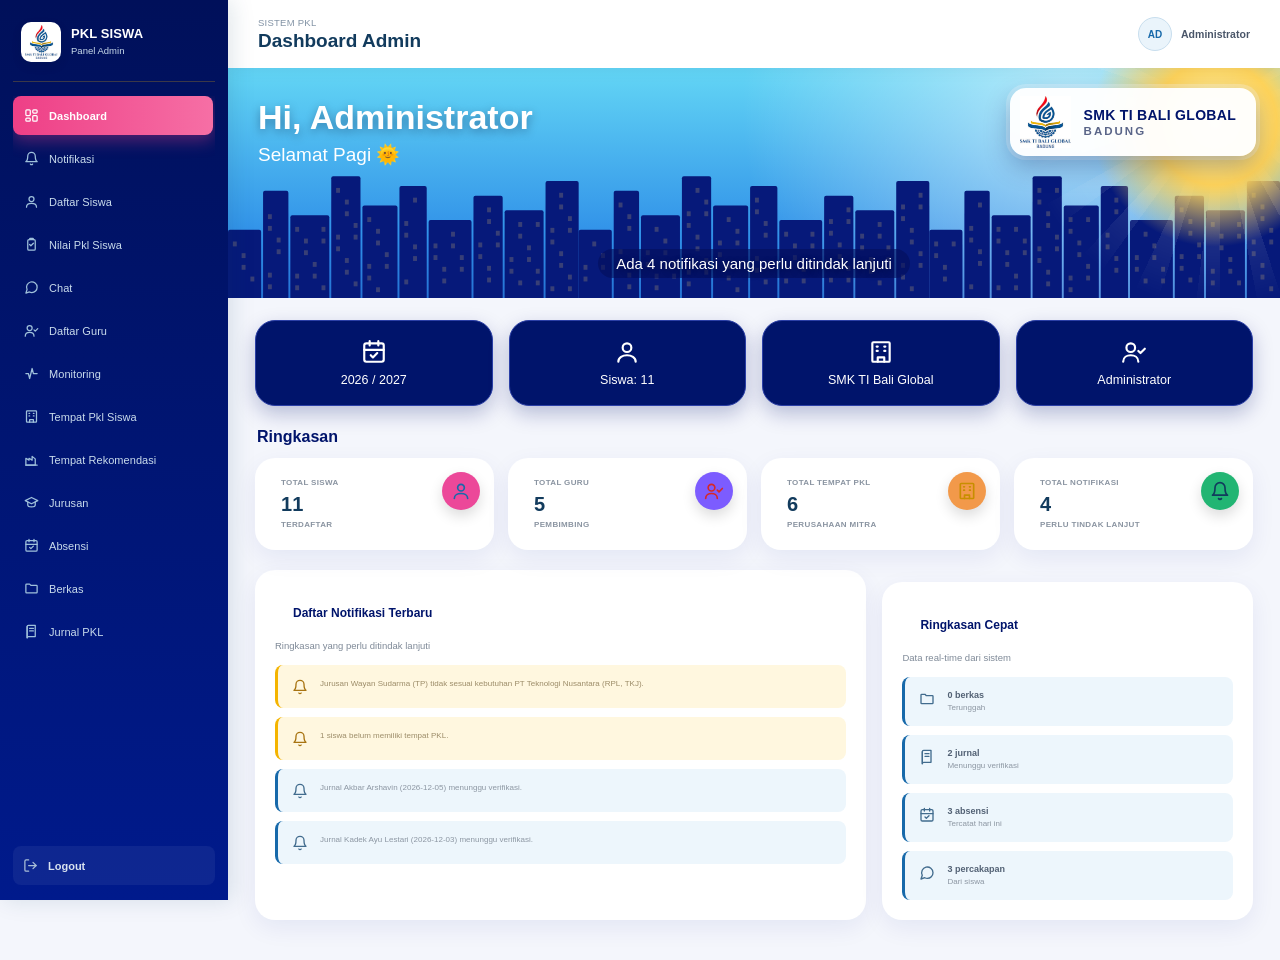
<file: DB_admin/index.html>
<!DOCTYPE html>
<html lang="id">
<head>
<meta charset="UTF-8">
<meta name="viewport" content="width=device-width,initial-scale=1">
<title>Admin - Sistem PKL Siswa</title>
<link rel="stylesheet" href="style.css">
</head>
<body>
<aside id="sidebar">
  <div class="brand"><img src="[data-uri]" id="logoimg"><div><strong>PKL SISWA</strong><small>Panel Admin</small></div></div>
  <div class="navscroll">
  <nav>
    <a class="active" href="#dashboard"><i class="ic"><svg viewBox="0 0 24 24" fill="none" stroke="currentColor" stroke-width="2" stroke-linecap="round" stroke-linejoin="round"><rect x="3" y="3" width="7" height="9" rx="1.5"/><rect x="14" y="3" width="7" height="5" rx="1.5"/><rect x="14" y="12" width="7" height="9" rx="1.5"/><rect x="3" y="16" width="7" height="5" rx="1.5"/></svg></i><span>Dashboard</span></a>
    <a href="#notifikasi"><i class="ic"><svg viewBox="0 0 24 24" fill="none" stroke="currentColor" stroke-width="2" stroke-linecap="round" stroke-linejoin="round"><path d="M18 8a6 6 0 0 0-12 0c0 7-3 9-3 9h18s-3-2-3-9"/><path d="M13.73 21a2 2 0 0 1-3.46 0"/></svg></i><span>Notifikasi</span></a>
    <a href="#siswa"><i class="ic"><svg viewBox="0 0 24 24" fill="none" stroke="currentColor" stroke-width="2" stroke-linecap="round" stroke-linejoin="round"><circle cx="12" cy="8" r="4"/><path d="M4 21c0-4 4-6 8-6s8 2 8 6"/></svg></i><span>Daftar Siswa</span></a>
    <a href="#nilai"><i class="ic"><svg viewBox="0 0 24 24" fill="none" stroke="currentColor" stroke-width="2" stroke-linecap="round" stroke-linejoin="round"><rect x="6" y="4" width="12" height="17" rx="2"/><path d="M9 4V3a1 1 0 0 1 1-1h4a1 1 0 0 1 1 1v1"/><path d="M9 12l2 2 4-4"/></svg></i><span>Nilai Pkl Siswa</span></a>
    <a href="#chat"><i class="ic"><svg viewBox="0 0 24 24" fill="none" stroke="currentColor" stroke-width="2" stroke-linecap="round" stroke-linejoin="round"><path d="M21 11.5a8.5 8.5 0 0 1-8.5 8.5 8.4 8.4 0 0 1-3.8-.9L3 21l1.9-5.7A8.5 8.5 0 1 1 21 11.5z"/></svg></i><span>Chat</span></a>
    <a href="#guru"><i class="ic"><svg viewBox="0 0 24 24" fill="none" stroke="currentColor" stroke-width="2" stroke-linecap="round" stroke-linejoin="round"><circle cx="9" cy="8" r="4"/><path d="M2 21c0-4 3.5-6 7-6s7 2 7 6"/><path d="M16 11l2 2 4-4"/></svg></i><span>Daftar Guru</span></a>
    <a href="#monitoring"><i class="ic"><svg viewBox="0 0 24 24" fill="none" stroke="currentColor" stroke-width="2" stroke-linecap="round" stroke-linejoin="round"><path d="M3 12h4l2 8 4-16 2 8h6"/></svg></i><span>Monitoring</span></a>
    <a href="#penempatan"><i class="ic"><svg viewBox="0 0 24 24" fill="none" stroke="currentColor" stroke-width="2" stroke-linecap="round" stroke-linejoin="round"><rect x="4" y="3" width="16" height="18" rx="1"/><path d="M9 21v-4h6v4"/><path d="M8 7h1M8 11h1M15 7h1M15 11h1"/></svg></i><span>Tempat Pkl Siswa</span></a>
    <a href="#rekomendasi"><i class="ic"><svg viewBox="0 0 24 24" fill="none" stroke="currentColor" stroke-width="2" stroke-linecap="round" stroke-linejoin="round"><path d="M3 21V10l5 3V10l5 3V7l5 4v10z"/><path d="M3 21h18"/></svg></i><span>Tempat Rekomendasi</span></a>
    <a href="#jurusan"><i class="ic"><svg viewBox="0 0 24 24" fill="none" stroke="currentColor" stroke-width="2" stroke-linecap="round" stroke-linejoin="round"><path d="M2 9l10-5 10 5-10 5-10-5z"/><path d="M6 11v5c0 1.5 3 3 6 3s6-1.5 6-3v-5"/></svg></i><span>Jurusan</span></a>
    <a href="#absensi"><i class="ic"><svg viewBox="0 0 24 24" fill="none" stroke="currentColor" stroke-width="2" stroke-linecap="round" stroke-linejoin="round"><rect x="3" y="4" width="18" height="17" rx="2"/><path d="M16 2v4M8 2v4M3 10h18"/><path d="M9 15l2 2 4-4"/></svg></i><span>Absensi</span></a>
    <a href="#berkas"><i class="ic"><svg viewBox="0 0 24 24" fill="none" stroke="currentColor" stroke-width="2" stroke-linecap="round" stroke-linejoin="round"><path d="M3 6a1 1 0 0 1 1-1h5l2 2h9a1 1 0 0 1 1 1v10a1 1 0 0 1-1 1H4a1 1 0 0 1-1-1z"/></svg></i><span>Berkas</span></a>
    <a href="#jurnal"><i class="ic"><svg viewBox="0 0 24 24" fill="none" stroke="currentColor" stroke-width="2" stroke-linecap="round" stroke-linejoin="round"><path d="M5 4a2 2 0 0 1 2-2h11v18H7a2 2 0 0 0-2 2z"/><path d="M5 22V4"/><path d="M9 7h6M9 11h6"/></svg></i><span>Jurnal PKL</span></a>
  </nav>
  </div>
  <button class="logout" onclick="out()"><i class="ic"><svg viewBox="0 0 24 24" fill="none" stroke="currentColor" stroke-width="2" stroke-linecap="round" stroke-linejoin="round"><path d="M9 21H5a2 2 0 0 1-2-2V5a2 2 0 0 1 2-2h4"/><path d="M16 17l5-5-5-5"/><path d="M21 12H9"/></svg></i><span>Logout</span></button>
</aside>
<div id="backdrop" onclick="toggleMenu()"></div>

<main>
<header>
  <button class="menu" onclick="toggleMenu()"><svg viewBox="0 0 24 24" fill="none" stroke="currentColor" stroke-width="2" stroke-linecap="round" stroke-linejoin="round"><path d="M4 7h16M4 12h16M4 17h16"/></svg></button>
  <div><small>SISTEM PKL</small><h1 id="title">Dashboard Admin</h1></div>
  <div class="account"><span class="avatar">AD</span><b>Administrator</b></div>
</header>

<div id="view"></div>
</main>

<div id="bottom"></div>
<div id="modal" class="modal"><div class="modalbox" id="mbox"></div></div>

<script src="script.js"></script>
</body>
</html>
</file>
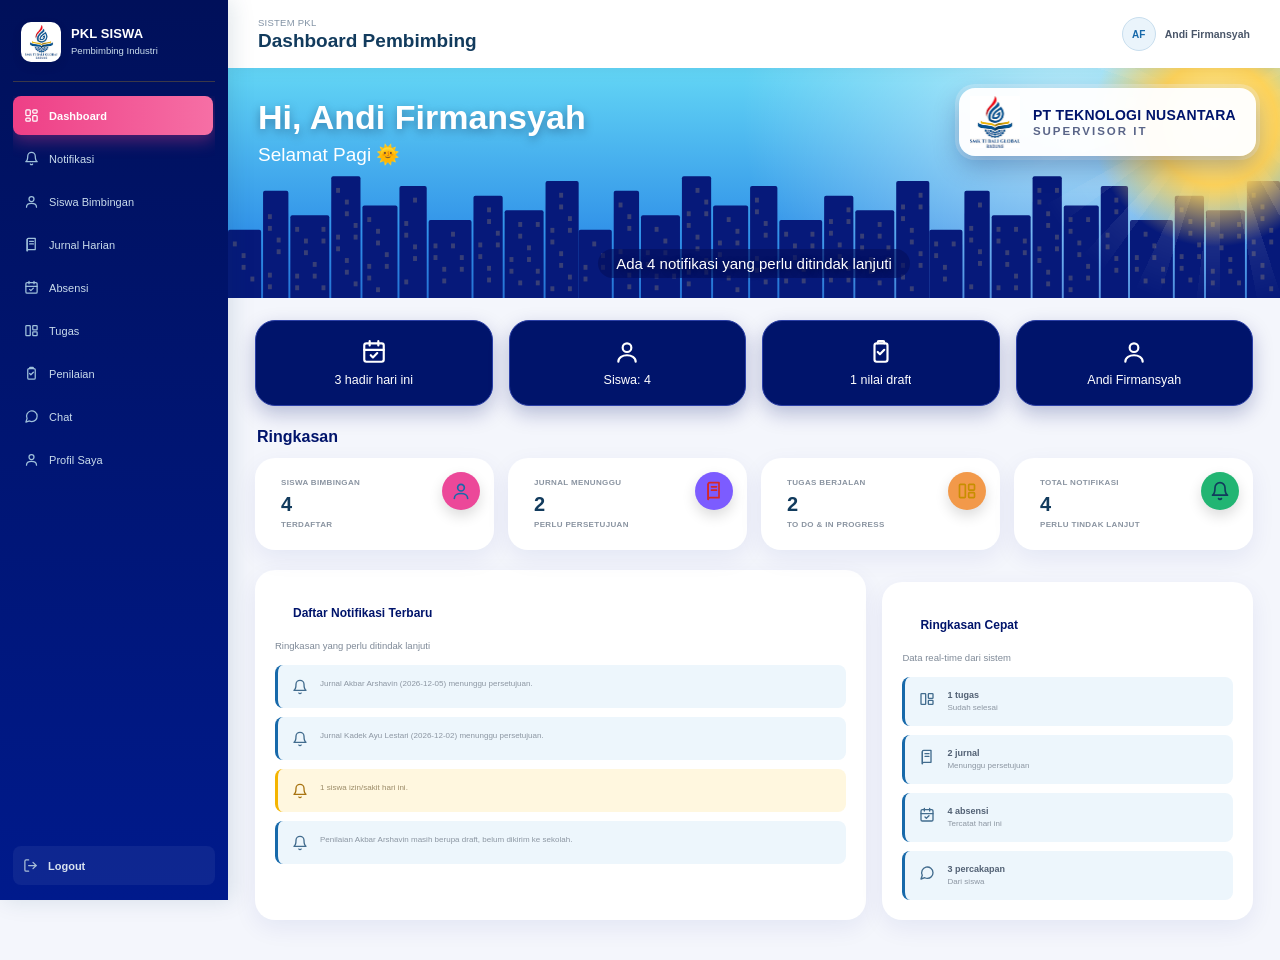
<file: Db_pembimbing_industri/index.html>
<!DOCTYPE html>
<html lang="id">
<head>
<meta charset="UTF-8">
<meta name="viewport" content="width=device-width,initial-scale=1">
<title>Pembimbing Industri - Sistem PKL Siswa</title>
<link rel="stylesheet" href="style.css">
</head>
<body>
<aside id="sidebar">
  <div class="brand"><img src="[data-uri]" id="logoimg"><div><strong>PKL SISWA</strong><small>Pembimbing Industri</small></div></div>
  <div class="navscroll">
  <nav>
    <a class="active" href="#dashboard"><i class="ic"><svg viewBox="0 0 24 24" fill="none" stroke="currentColor" stroke-width="2" stroke-linecap="round" stroke-linejoin="round"><rect x="3" y="3" width="7" height="9" rx="1.5"/><rect x="14" y="3" width="7" height="5" rx="1.5"/><rect x="14" y="12" width="7" height="9" rx="1.5"/><rect x="3" y="16" width="7" height="5" rx="1.5"/></svg></i><span>Dashboard</span></a>
    <a href="#notifikasi"><i class="ic"><svg viewBox="0 0 24 24" fill="none" stroke="currentColor" stroke-width="2" stroke-linecap="round" stroke-linejoin="round"><path d="M18 8a6 6 0 0 0-12 0c0 7-3 9-3 9h18s-3-2-3-9"/><path d="M13.73 21a2 2 0 0 1-3.46 0"/></svg></i><span>Notifikasi</span></a>
    <a href="#siswa"><i class="ic"><svg viewBox="0 0 24 24" fill="none" stroke="currentColor" stroke-width="2" stroke-linecap="round" stroke-linejoin="round"><circle cx="12" cy="8" r="4"/><path d="M4 21c0-4 4-6 8-6s8 2 8 6"/></svg></i><span>Siswa Bimbingan</span></a>
    <a href="#jurnal"><i class="ic"><svg viewBox="0 0 24 24" fill="none" stroke="currentColor" stroke-width="2" stroke-linecap="round" stroke-linejoin="round"><path d="M5 4a2 2 0 0 1 2-2h11v18H7a2 2 0 0 0-2 2z"/><path d="M5 22V4"/><path d="M9 7h6M9 11h6"/></svg></i><span>Jurnal Harian</span></a>
    <a href="#absensi"><i class="ic"><svg viewBox="0 0 24 24" fill="none" stroke="currentColor" stroke-width="2" stroke-linecap="round" stroke-linejoin="round"><rect x="3" y="4" width="18" height="17" rx="2"/><path d="M16 2v4M8 2v4M3 10h18"/><path d="M9 15l2 2 4-4"/></svg></i><span>Absensi</span></a>
    <a href="#tugas"><i class="ic"><svg viewBox="0 0 24 24" fill="none" stroke="currentColor" stroke-width="2" stroke-linecap="round" stroke-linejoin="round"><rect x="3" y="4" width="7" height="16" rx="1"/><rect x="14" y="4" width="7" height="7" rx="1"/><rect x="14" y="14" width="7" height="6" rx="1"/></svg></i><span>Tugas</span></a>
    <a href="#nilai"><i class="ic"><svg viewBox="0 0 24 24" fill="none" stroke="currentColor" stroke-width="2" stroke-linecap="round" stroke-linejoin="round"><rect x="6" y="4" width="12" height="17" rx="2"/><path d="M9 4V3a1 1 0 0 1 1-1h4a1 1 0 0 1 1 1v1"/><path d="M9 12l2 2 4-4"/></svg></i><span>Penilaian</span></a>
    <a href="#chat"><i class="ic"><svg viewBox="0 0 24 24" fill="none" stroke="currentColor" stroke-width="2" stroke-linecap="round" stroke-linejoin="round"><path d="M21 11.5a8.5 8.5 0 0 1-8.5 8.5 8.4 8.4 0 0 1-3.8-.9L3 21l1.9-5.7A8.5 8.5 0 1 1 21 11.5z"/></svg></i><span>Chat</span></a>
    <a href="#profil"><i class="ic"><svg viewBox="0 0 24 24" fill="none" stroke="currentColor" stroke-width="2" stroke-linecap="round" stroke-linejoin="round"><circle cx="12" cy="8" r="4"/><path d="M4 21c0-4 4-6 8-6s8 2 8 6"/></svg></i><span>Profil Saya</span></a>
  </nav>
  </div>
  <button class="logout" onclick="out()"><i class="ic"><svg viewBox="0 0 24 24" fill="none" stroke="currentColor" stroke-width="2" stroke-linecap="round" stroke-linejoin="round"><path d="M9 21H5a2 2 0 0 1-2-2V5a2 2 0 0 1 2-2h4"/><path d="M16 17l5-5-5-5"/><path d="M21 12H9"/></svg></i><span>Logout</span></button>
</aside>
<div id="backdrop" onclick="toggleMenu()"></div>

<main>
<header>
  <button class="menu" onclick="toggleMenu()"><svg viewBox="0 0 24 24" fill="none" stroke="currentColor" stroke-width="2" stroke-linecap="round" stroke-linejoin="round"><path d="M4 7h16M4 12h16M4 17h16"/></svg></button>
  <div><small>SISTEM PKL</small><h1 id="title">Dashboard Pembimbing</h1></div>
  <div class="account" onclick="location.hash='#profil'" title="Edit Profil"><span class="avatar">PI</span><b>Pembimbing Industri</b></div>
</header>

<div id="view"></div>
</main>

<div id="bottom"></div>
<div id="modal" class="modal"><div class="modalbox" id="mbox"></div></div>

<script src="script.js"></script>
</body>
</html>
</file>
<file: DB_admin/style.css>
/* =========================================================
   WENS PKL — ADMIN UI
   VISUAL REDESIGN ONLY
   index.html dan script.js tidak diubah.
========================================================= */

*{box-sizing:border-box}
html,body{overflow-x:hidden;max-width:100%}
html{scroll-behavior:smooth}
body.menuopen{overflow:hidden}

:root{
  --navy:#183b68;
  --navy-dark:#14345d;
  --blue:#2d6fb7;
  --blue-soft:#eef5fc;
  --blue-hover:#e5effa;
  --ink:#273449;
  --muted:#7b8494;
  --line:#e7ebf1;
  --bg:#f5f7fa;
  --white:#fff;
  --green:#20a66a;
  --green-bg:#eaf8f1;
  --yellow:#d69b20;
  --yellow-bg:#fff6df;
  --red:#d9534f;
  --red-bg:#fdeceb;
  --shadow:0 2px 10px rgba(25,49,80,.045);
  --shadow-hover:0 8px 24px rgba(25,49,80,.09);
}

body{
  margin:0;
  font-family:Inter,"Segoe UI",Arial,sans-serif;
  background:var(--bg);
  color:var(--ink);
  -webkit-font-smoothing:antialiased;
}
button,input,select,textarea{font:inherit}
button{border:0;cursor:pointer;transition:.16s ease}

/* ========================= SIDEBAR ========================= */
#backdrop{
  display:none;
  position:fixed;
  inset:0;
  background:rgba(10,29,51,.42);
  z-index:40;
}
#backdrop.show{display:block}

#sidebar{
  position:fixed;
  inset:0 auto 0 0;
  width:214px;
  background:#193f6d;
  color:#fff;
  padding:18px 12px 14px;
  z-index:50;
  display:flex;
  flex-direction:column;
  box-shadow:3px 0 16px rgba(17,42,70,.10);
}

.brand{
  display:flex;
  align-items:center;
  gap:10px;
  padding:5px 8px 18px;
  margin-bottom:13px;
  border-bottom:1px solid rgba(255,255,255,.10);
}
.brand img{
  width:39px;
  height:39px;
  object-fit:contain;
  background:#fff;
  border-radius:9px;
  padding:3px;
  box-shadow:0 2px 7px rgba(0,0,0,.14);
}
.brand strong{
  display:block;
  color:#fff;
  font-size:13px;
  line-height:1.15;
  letter-spacing:.1px;
}
.brand small{
  display:block;
  margin-top:3px;
  color:#b8c8dc;
  font-size:9px;
  line-height:1.2;
}
.navscroll{flex:1 1 auto;overflow-y:auto;overflow-x:hidden;min-height:0;padding-right:2px}
nav{display:grid;gap:3px}
nav a{
  color:#c6d3e5;
  text-decoration:none;
  padding:9px 10px;
  min-height:37px;
  border-radius:7px;
  font-size:11px;
  display:flex;
  align-items:center;
  gap:10px;
  font-weight:500;
  letter-spacing:.05px;
}
nav a:hover{
  background:rgba(255,255,255,.075);
  color:#fff;
}
nav a.active{
  background:#315b88;
  color:#fff;
  font-weight:650;
  box-shadow:inset 3px 0 0 #fff;
}
nav a.active .ic{color:#fff}
.ic{
  width:15px;
  height:15px;
  flex:none;
  display:inline-flex;
  color:#a9bed6;
}
.ic svg{width:100%;height:100%}
nav a:hover .ic,nav a.active .ic{color:inherit}
.logout{
  flex:none;
  margin-top:10px;
  background:rgba(255,255,255,.065);
  color:#d8e2ef;
  padding:9px 10px;
  min-height:37px;
  border-radius:7px;
  text-align:left;
  font-size:11px;
  font-weight:600;
  display:flex;
  align-items:center;
  gap:10px;
  border-top:1px solid rgba(255,255,255,.08);
}
.logout:hover{background:var(--red);color:#fff}
.logout .ic{color:#a9bed6}
.logout:hover .ic{color:#fff}

/* ========================= MAIN / HEADER ========================= */
main{margin-left:214px;min-height:100vh}
header{
  height:64px;
  background:#fff;
  border-bottom:1px solid var(--line);
  display:flex;
  align-items:center;
  justify-content:space-between;
  padding:0 28px;
  position:sticky;
  top:0;
  z-index:30;
  box-shadow:0 1px 7px rgba(22,45,72,.025);
}
header small{
  display:block;
  color:#8a93a2;
  font-size:9px;
  font-weight:500;
  letter-spacing:.25px;
}
h1{
  font-size:18px;
  line-height:1.15;
  margin:2px 0 0;
  color:#273449;
  font-weight:650;
}
.account{
  display:flex;
  align-items:center;
  gap:9px;
  font-size:10.5px;
  font-weight:600;
  color:#4a5669;
}
.avatar{
  width:31px;
  height:31px;
  border-radius:50%;
  background:#edf3f9;
  color:#2d6fb7;
  display:grid;
  place-items:center;
  font-size:10px;
  font-weight:800;
  border:1px solid #d7e4f2;
}
.menu{
  display:none;
  background:none;
  font-size:22px;
  color:var(--navy);
  width:25px;
  height:25px;
  padding:0;
}
.menu svg{width:100%;height:100%}

/* ========================= PAGES ========================= */
.page{
  display:none;
  padding:25px 27px 35px;
  max-width:1500px;
  margin:auto;
}
.page.active{display:block}

.hero{
  background:#fff;
  color:var(--ink);
  padding:21px 23px;
  border:1px solid var(--line);
  border-radius:9px;
  margin-bottom:17px;
  position:relative;
  overflow:hidden;
  box-shadow:var(--shadow);
}
.hero::after{
  content:"";
  position:absolute;
  right:-70px;
  top:-80px;
  width:210px;
  height:210px;
  border-radius:50%;
  background:radial-gradient(circle,rgba(45,111,183,.08),transparent 70%);
}
.hero span,.intro span,.modalbox>span{
  font-size:9px;
  font-weight:750;
  letter-spacing:.75px;
  color:#7e8998;
}
.hero h2{
  margin:6px 0 5px;
  font-size:21px;
  line-height:1.25;
  color:#25364e;
  font-weight:700;
}
.hero p,.intro p{
  font-size:10.5px;
  line-height:1.55;
  color:var(--muted);
  margin:0;
}

/* ========================= DASHBOARD STATS ========================= */
.stats{
  display:grid;
  grid-template-columns:repeat(4,1fr);
  gap:13px;
  margin-bottom:17px;
}
.stats>div,.mini>div{
  background:#fff;
  border:1px solid var(--line);
  border-radius:9px;
  padding:14px 15px;
  box-shadow:var(--shadow);
  min-height:82px;
}
.stats>div:hover,.mini>div:hover,.card:hover,.studentgrid article:hover,.profile:hover{
  box-shadow:var(--shadow-hover);
}
.stats i{
  float:left;
  width:36px;
  height:36px;
  background:var(--blue-soft);
  color:var(--blue);
  border-radius:8px;
  padding:9px;
  margin-right:10px;
  font-style:normal;
  font-weight:700;
}
.stat-ic{width:18px;height:18px;display:block}
.stat-ic svg{width:100%;height:100%}
.stats span,.stats small{
  display:block;
  color:#8a93a2;
  font-size:8px;
  line-height:1.25;
  font-weight:650;
  letter-spacing:.35px;
  text-transform:uppercase;
}
.stats b{
  display:block;
  font-size:20px;
  line-height:1.2;
  color:#26364c;
  margin-top:3px;
}

/* ========================= CARDS / TABLES ========================= */
.grid2{
  display:grid;
  grid-template-columns:1.65fr 1fr;
  gap:15px;
}
.card,.studentgrid article,.profile{
  background:#fff;
  border:1px solid var(--line);
  border-radius:9px;
  padding:16px;
  box-shadow:var(--shadow);
  max-width:100%;
  overflow-x:auto;
  -webkit-overflow-scrolling:touch;
}
.card h3{
  margin:0;
  font-size:12px;
  color:#2a394f;
  font-weight:700;
}
.card>p{
  color:var(--muted);
  font-size:9.5px;
  line-height:1.5;
  margin:3px 0 12px;
}

table{width:100%;border-collapse:collapse;min-width:620px}
th{
  text-align:left;
  color:#8a93a2;
  font-size:8px;
  font-weight:700;
  letter-spacing:.35px;
  text-transform:uppercase;
  padding:9px 7px;
  border-bottom:1px solid #dfe5ed;
  background:#fbfcfe;
}
td{
  font-size:9.5px;
  line-height:1.35;
  padding:11px 7px;
  border-bottom:1px solid #eef1f5;
  color:#3c4759;
  vertical-align:middle;
}
td small,td b{display:block}
td b{font-weight:650;color:#303d51}
td small{color:#9299a6;font-size:8px;margin-top:2px}
tr:hover td{background:#fafcfe}
.card button,table button{
  background:var(--blue-soft);
  color:#2d6fb7;
  padding:6px 9px;
  border-radius:6px;
  font-size:8.5px;
  font-weight:700;
}
.card button:hover,table button:hover{background:var(--blue);color:#fff}

/* Status badges */
.ok,.pending,.rev{
  font-style:normal;
  font-size:7.5px;
  font-weight:750;
  letter-spacing:.25px;
  padding:4px 7px;
  border-radius:5px;
  display:inline-block;
  text-transform:uppercase;
}
.ok{background:var(--green-bg);color:#178457}
.pending{background:var(--yellow-bg);color:#b27a13}
.rev{background:var(--red-bg);color:#c74642}

/* ========================= NOTICES ========================= */
.notice{
  display:flex;
  gap:9px;
  background:#f4f8fd;
  padding:10px 11px;
  border-radius:7px;
  margin-top:9px;
  color:#3d6e9f;
  align-items:flex-start;
  border-left:3px solid #5e93c9;
}
.notice b,.notice small{
  display:block;
  color:#455367;
  font-size:9px;
  line-height:1.35;
}
.notice b{font-weight:650}
.notice small{color:#8b94a2;font-size:8px;margin-top:2px}
.notice.warn{background:#fff7e6;color:#a87412;border-left-color:#e0a528}
.notice.warn b{color:#8d681d}
.notice.warn small{color:#a18b60}
.notice-ic{width:16px;height:16px;flex:none;display:block;margin-top:1px}
.notice-ic svg{width:100%;height:100%}

/* ========================= PAGE INTRO ========================= */
.intro{
  display:flex;
  justify-content:space-between;
  align-items:flex-end;
  gap:14px;
  margin-bottom:15px;
}
.intro span{color:#8b94a2}
.intro h2{
  margin:4px 0 2px;
  font-size:20px;
  line-height:1.2;
  color:#27374e;
  font-weight:700;
}
.intro>button,.primary{
  background:#214e7e;
  color:#fff;
  padding:8px 12px;
  border-radius:6px;
  font-size:9px;
  line-height:1.2;
  font-weight:700;
  white-space:nowrap;
}
.intro>button:hover,.primary:hover{background:#2d6fb7}

.search{
  width:100%;
  padding:9px 11px;
  border:1px solid #dfe5ed;
  border-radius:7px;
  margin-bottom:12px;
  outline:none;
  background:#fff;
  color:#39475b;
  font-size:10px;
}
.search::placeholder{color:#a0a7b2}
.search:focus{border-color:#7ea8cf;box-shadow:0 0 0 3px rgba(45,111,183,.08)}

/* ========================= STUDENT / PARTNER CARDS ========================= */
.studentgrid{
  display:grid;
  grid-template-columns:repeat(3,1fr);
  gap:13px;
}
.studentgrid .row{display:flex;justify-content:space-between;align-items:center}
.big{width:43px;height:43px}
.studentgrid h3{font-size:12px;margin:11px 0 2px;color:#2b3a50}
.studentgrid p,.studentgrid small{font-size:8.5px;color:var(--muted);display:block;line-height:1.4}
.studentgrid hr{border:0;border-top:1px solid var(--line);margin:12px 0}
.studentgrid label{display:block;font-size:8px;color:#7f8997;margin-top:11px;font-weight:600}
.studentgrid label strong{float:right;color:#3b72aa}
.bar{height:5px;background:#edf1f6;border-radius:8px;margin-top:5px;overflow:hidden}
.bar i{display:block;height:100%;background:#5b91c3}
.full{width:100%;margin-top:12px;background:#214e7e;color:#fff;padding:8px;border-radius:6px;font-weight:700;font-size:9px}
.full:hover{background:#2d6fb7}

/* ========================= MINI STATS ========================= */
.mini{display:grid;grid-template-columns:repeat(4,1fr);gap:12px;margin-bottom:15px}
.mini b{display:block;font-size:19px;line-height:1.2;margin-top:3px;color:#2b3a50}
.mini.three{grid-template-columns:repeat(3,1fr)}

/* ========================= MAP ========================= */
.map{
  min-height:380px;
  border-radius:9px;
  background:#eef2f6;
  position:relative;
  background-image:linear-gradient(#dfe5ec 1px,transparent 1px),linear-gradient(90deg,#dfe5ec 1px,transparent 1px);
  background-size:38px 38px;
  border:1px solid var(--line);
}
.map b{
  position:absolute;
  background:#3d7db8;
  color:#fff;
  border:3px solid white;
  border-radius:50%;
  padding:5px;
  left:35%;top:30%;
  box-shadow:0 3px 10px rgba(0,0,0,.12);
}
.map b:nth-child(2){left:65%;top:55%;background:#20a66a}
.map b:nth-child(3){left:50%;top:72%;background:#d39a28}
.map span{position:absolute;bottom:12px;left:12px;background:#fff;padding:7px 9px;border-radius:6px;font-size:8px;color:var(--muted);box-shadow:var(--shadow)}

.person{display:flex;gap:9px;align-items:center;padding:10px 0;border-bottom:1px solid #eef1f5;font-size:9.5px}
.person small{display:block;color:var(--muted);font-size:8px;margin-top:2px}

/* ========================= PROFILE ========================= */
.profile{display:grid;grid-template-columns:auto 1fr;gap:13px;align-items:center}
.profile hr{grid-column:1/-1;width:100%;border:0;border-top:1px solid var(--line)}
.profile p{font-size:9px;color:var(--muted)}
.profile h2{color:#2b3a50;font-size:18px}
.huge{width:65px;height:65px;font-size:18px;border:2px solid #c9d9e8}

/* ========================= MODALS / FORMS ========================= */
.modal{
  display:none;
  position:fixed;
  inset:0;
  background:rgba(17,38,62,.48);
  z-index:100;
  align-items:center;
  justify-content:center;
  padding:15px;
  backdrop-filter:blur(2px);
}
.modal.show{display:flex}
.modalbox{
  background:#fff;
  width:min(560px,100%);
  padding:21px;
  border:1px solid var(--line);
  border-radius:10px;
  position:relative;
  max-height:92vh;
  overflow:auto;
  box-shadow:0 18px 55px rgba(14,35,58,.18);
}
.modalbox h2{font-size:16px;margin:7px 0 2px;color:#2b3a50}
.modalbox label{display:block;font-size:9px;font-weight:700;color:#4b5668;margin-top:11px}
.modalbox input,.modalbox select,.modalbox textarea{
  width:100%;
  margin-top:5px;
  border:1px solid #dfe5ed;
  border-radius:6px;
  padding:9px;
  outline:none;
  background:#fbfcfe;
  color:#3e4b5e;
  font-size:10px;
}
.modalbox input:focus,.modalbox select:focus,.modalbox textarea:focus{border-color:#76a1c9;box-shadow:0 0 0 3px rgba(45,111,183,.07)}
.modalbox textarea{min-height:80px;resize:vertical}
.x{
  position:absolute;
  right:11px;
  top:10px;
  border-radius:50%;
  width:27px;
  height:27px;
  background:#f0f3f7;
  color:#647083;
  font-size:14px;
}
.x:hover{background:var(--red-bg);color:var(--red)}
.photo{height:115px;background:var(--blue-soft);border-radius:7px;margin:13px 0;display:grid;place-items:center;font-size:25px;color:#3b79b4}
.photo small{display:block;font-size:8px;color:var(--muted)}
.actions{display:flex;justify-content:flex-end;gap:7px;margin-top:14px}
.danger{background:var(--red-bg);color:var(--red);padding:8px 11px;border-radius:6px;font-size:9px;font-weight:700}
.danger:hover{background:var(--red);color:#fff}
.actions>button:first-child{padding:8px 11px;border-radius:6px;background:#eef1f5;color:#536073;font-weight:600;font-size:9px}
.actions>button:first-child:hover{background:#e1e6ed}
.modalbox>small{color:var(--muted);font-size:8px}

/* ========================= CHAT ========================= */
.chatwrap{display:grid;grid-template-columns:250px 1fr;gap:13px;height:520px}
.chatlist{background:#fff;border:1px solid var(--line);border-radius:9px;box-shadow:var(--shadow);overflow:auto;padding:6px}
.chatitem{display:flex;align-items:center;gap:8px;padding:10px 8px;border-radius:7px;cursor:pointer;position:relative}
.chatitem:hover,.chatitem.active{background:#edf4fb}
.chatitem b{display:block;font-size:9.5px;color:#34445a}
.chatitem small{display:block;font-size:8px;color:var(--muted);white-space:nowrap;overflow:hidden;text-overflow:ellipsis;max-width:150px;margin-top:2px}
.chatitem .dot{position:absolute;right:8px;top:12px;width:7px;height:7px;border-radius:50%;background:#d7a02c}
.chatbox{background:#fff;border:1px solid var(--line);border-radius:9px;box-shadow:var(--shadow);display:flex;flex-direction:column;overflow:hidden}
.chatbox-head{padding:12px 15px;border-bottom:1px solid var(--line)}
.chatbox-head b{color:#34445a;font-size:11px}
.chatbox-head small{color:var(--muted);font-size:8px;display:block;margin-top:2px}
.chatmsgs{flex:1;overflow:auto;padding:15px;display:flex;flex-direction:column;gap:8px}
.msg{max-width:70%;padding:8px 10px;border-radius:9px;font-size:9.5px;line-height:1.45}
.msg.in{background:#f0f2f5;color:#475365;align-self:flex-start;border-bottom-left-radius:2px}
.msg.out{background:#3b78b2;color:#fff;align-self:flex-end;border-bottom-right-radius:2px}
.chatinput{display:flex;gap:7px;padding:10px;border-top:1px solid var(--line)}
.chatinput input{flex:1;border:1px solid #dfe5ed;border-radius:6px;padding:8px 10px;outline:none;font-size:9.5px}
.chatinput input:focus{border-color:#76a1c9}
.chatinput button{background:#214e7e;color:#fff;padding:0 14px;border-radius:6px;font-weight:700;font-size:9px}
.chatinput button:hover{background:#2d6fb7}

/* ========================= RESPONSIVE ========================= */
@media(max-width:1100px){
  .stats{grid-template-columns:repeat(2,1fr)}
  .grid2{grid-template-columns:1fr}
  .studentgrid{grid-template-columns:repeat(2,1fr)}
}

@media(max-width:720px){
  #sidebar{transform:translateX(-100%);transition:.2s;box-shadow:8px 0 24px rgba(0,0,0,.15)}
  #sidebar.open{transform:translateX(0)}
  main{margin-left:0}
  header{height:60px;padding:0 15px}
  header h1{font-size:16px}
  .menu{display:block}
  .account b{display:none}
  .page{padding:18px 13px 25px}
  .hero{padding:17px 18px}
  .hero h2{font-size:18px}
  .studentgrid{grid-template-columns:1fr}
  .stats{grid-template-columns:1fr 1fr;gap:9px}
  .stats>div,.mini>div{padding:12px}
  .mini{grid-template-columns:1fr 1fr}
  .intro{display:block}
  .intro>button{margin-top:9px}
  .three{grid-template-columns:1fr}
  .mini.three{grid-template-columns:1fr}
  .profile{grid-template-columns:1fr}
  .profile .avatar{margin:auto}
  .profile>div:nth-child(2){text-align:center}
  .chatwrap{grid-template-columns:1fr;height:auto}
  .chatlist{max-height:180px}
  .chatbox{height:420px}
}

@media(max-width:430px){
  .stats{grid-template-columns:1fr}
  .stats>div{min-height:70px}
  .mini{grid-template-columns:1fr}
  .card,.studentgrid article,.profile{padding:13px}
}


/* =========================================================
   COMFORT VISUAL LAYER
   Hanya menyesuaikan warna, kontras, border, dan shadow
   agar tampilan lebih lembut di mata.
   Struktur/fungsi HTML & JS tidak diubah.
========================================================= */

:root{
  --navy:#24466d;
  --navy-dark:#1f3d60;
  --blue:#4f7fae;
  --blue-soft:#f0f5f9;
  --blue-hover:#eaf1f7;
  --ink:#354255;
  --muted:#7f8998;
  --line:#e5e9ee;
  --bg:#f3f5f7;
  --white:#fff;
  --green:#32966e;
  --green-bg:#edf7f2;
  --yellow:#b88a32;
  --yellow-bg:#fbf6e9;
  --red:#c96a67;
  --red-bg:#faefee;
  --shadow:0 2px 9px rgba(37,58,82,.035);
  --shadow-hover:0 6px 18px rgba(37,58,82,.065);
}

/* Latar utama dibuat sedikit abu-abu agar kartu putih tidak terlalu
   menyilaukan dan batas antarbagian tetap mudah dibaca. */
body{
  background:#f3f5f7;
  color:#354255;
}

/* Sidebar: tetap biru seperti referensi, tetapi sedikit lebih soft. */
#sidebar{
  background:#24486f;
  box-shadow:2px 0 12px rgba(25,45,68,.075);
}
.brand{
  border-bottom-color:rgba(255,255,255,.075);
}
.brand small{color:#c0cede}
nav a{color:#ccd7e4}
nav a:hover{background:rgba(255,255,255,.055)}
nav a.active{
  background:#31577e;
  box-shadow:inset 3px 0 0 rgba(255,255,255,.9);
}
.ic{color:#b7c7d8}

/* Header */
header{
  background:#fcfcfd;
  border-bottom-color:#e3e7ec;
  box-shadow:0 1px 6px rgba(28,49,72,.02);
}
header small{color:#8c95a1}
h1{color:#344154}
.avatar{
  background:#f0f4f8;
  color:#527ca4;
  border-color:#dce5ed;
}

/* Semua kartu */
.hero,
.stats>div,
.mini>div,
.card,
.studentgrid article,
.profile,
.chatlist,
.chatbox{
  border-color:#e5e9ee;
  box-shadow:0 2px 9px rgba(37,58,82,.035);
}

.hero{
  background:#fdfdfd;
}
.hero::after{
  background:radial-gradient(circle,rgba(79,127,174,.055),transparent 70%);
}
.hero h2,
.intro h2,
.card h3,
.profile h2{
  color:#354255;
}

/* Statistik */
.stats i{
  background:#f0f5f9;
  color:#557fa8;
}
.stats span,.stats small{color:#8993a0}
.stats b,.mini b{color:#354255}

/* Tabel dibuat lebih soft, tanpa garis yang terlalu kontras */
th{
  color:#8993a0;
  background:#f8fafb;
  border-bottom-color:#e1e6eb;
}
td{
  color:#465365;
  border-bottom-color:#edf0f3;
}
td b{color:#39475a}
td small{color:#939ba6}
tr:hover td{background:#fafbfd}

/* Tombol */
.card button,
table button{
  background:#f0f5f9;
  color:#527ca4;
}
.card button:hover,
table button:hover{
  background:#557fa8;
  color:#fff;
}
.intro>button,
.primary,
.full,
.chatinput button{
  background:#315d87;
}
.intro>button:hover,
.primary:hover,
.full:hover,
.chatinput button:hover{
  background:#4776a0;
}

/* Badge status tidak terlalu mencolok */
.ok{background:#edf7f2;color:#2d8562}
.pending{background:#fbf6e9;color:#9d762b}
.rev{background:#faefee;color:#b75f5b}

/* Input/form */
.search,
.modalbox input,
.modalbox select,
.modalbox textarea,
.chatinput input{
  border-color:#dfe5ea;
  background:#fcfdfe;
  color:#465365;
}
.search:focus,
.modalbox input:focus,
.modalbox select:focus,
.modalbox textarea:focus{
  border-color:#8eacc5;
  box-shadow:0 0 0 3px rgba(79,127,174,.065);
}
.search::placeholder{color:#a1a8b1}

/* Notice */
.notice{
  background:#f2f6fa;
  border-left-color:#7c9fbe;
  color:#557796;
}
.notice b{color:#526174}
.notice small{color:#8c96a2}
.notice.warn{
  background:#fbf7ec;
  border-left-color:#c5a15d;
}
.notice.warn b{color:#7f6a3e}
.notice.warn small{color:#9c8c68}

/* Modal dibuat tidak terlalu kontras */
.modal{
  background:rgba(24,42,61,.38);
  backdrop-filter:blur(2px);
}
.modalbox{
  background:#fdfdfd;
  border-color:#e4e8ed;
  box-shadow:0 16px 45px rgba(25,43,62,.14);
}
.x{
  background:#f1f3f5;
  color:#687587;
}
.x:hover{background:#f8eaea;color:#b75f5b}
.photo{background:#f0f5f9;color:#5b82a5}

/* Chat */
.chatitem:hover,
.chatitem.active{
  background:#f0f5f9;
}
.msg.in{
  background:#f1f3f5;
  color:#4d5969;
}
.msg.out{
  background:#527da5;
}
.chatbox-head b{color:#3c4a5d}

/* Peta */
.map{
  background:#edf1f4;
  background-image:
    linear-gradient(#dfe4e9 1px,transparent 1px),
    linear-gradient(90deg,#dfe4e9 1px,transparent 1px);
}

/* Sedikit mengurangi efek hover agar UI terasa tenang */
.stats>div:hover,
.mini>div:hover,
.card:hover,
.studentgrid article:hover,
.profile:hover{
  box-shadow:var(--shadow-hover);
  transform:none;
}

/* Scrollbar tipis dan lembut */
*{
  scrollbar-width:thin;
  scrollbar-color:#cbd3dc transparent;
}
*::-webkit-scrollbar{width:7px;height:7px}
*::-webkit-scrollbar-track{background:transparent}
*::-webkit-scrollbar-thumb{
  background:#cbd3dc;
  border-radius:10px;
}
*::-webkit-scrollbar-thumb:hover{background:#b8c3ce}

/* Accent biru lembut pada judul halaman agar ada pembeda visual,
   tetapi tetap nyaman di mata. */
.intro span{
  display:inline-flex;
  align-items:center;
  gap:7px;
  color:#5b7897;
  background:#eef4f9;
  border:1px solid #e1eaf1;
  border-radius:999px;
  padding:4px 9px;
  font-size:8.5px;
  letter-spacing:.65px;
}
.intro span::before{
  content:"";
  width:5px;
  height:5px;
  border-radius:50%;
  background:#6f94b6;
}
.intro h2{
  position:relative;
  display:inline-block;
  color:#304b68;
  margin-top:9px;
  padding-bottom:7px;
}
.intro h2::after{
  content:"";
  position:absolute;
  left:0;
  bottom:0;
  width:38px;
  height:3px;
  border-radius:5px;
  background:#7fa1bd;
}
.intro p{color:#8793a1}

/* Header title juga diberi aksen tipis agar hierarkinya lebih jelas. */
header h1{color:#304861}
header small{color:#8290a0}

@media (max-width:640px){
  .intro span{font-size:8px;padding:4px 8px}
  .intro h2{margin-top:8px;padding-bottom:6px}
  .intro h2::after{width:32px;height:2.5px}
}


/* =========================================================
   WENS PKL — MODERN COMFORT OVERRIDES
   VISUAL ONLY: HTML, JS, data & features stay untouched.
   Goal: modern, calm, spacious, close to the reference UI.
========================================================= */

:root{
  --navy:#21466f;
  --navy-2:#2b5a86;
  --blue:#4c78a3;
  --blue-light:#eef4f8;
  --ink:#344255;
  --muted:#7e8997;
  --line:#e4e9ee;
  --bg:#f4f6f8;
  --surface:#ffffff;
  --surface-2:#fafbfc;
  --green:#3c9270;
  --green-bg:#edf7f2;
  --yellow:#ad8130;
  --yellow-bg:#fbf6e9;
  --red:#bd6662;
  --red-bg:#faefee;
  --shadow-soft:0 1px 2px rgba(30,53,76,.025),0 5px 18px rgba(30,53,76,.035);
  --shadow-card:0 2px 12px rgba(30,53,76,.045);
}

/* Base */
body{
  background:linear-gradient(180deg,#f6f7f9 0%,#f2f4f6 100%);
  color:var(--ink);
  letter-spacing:.01px;
}
::selection{background:#dce9f4;color:#294766}

/* Sidebar: premium but not loud */
#sidebar{
  width:228px;
  background:linear-gradient(180deg,#244b75 0%,#204568 100%);
  padding:18px 13px 15px;
  box-shadow:4px 0 22px rgba(23,47,70,.07);
}
.brand{
  padding:4px 8px 19px;
  margin-bottom:14px;
  border-bottom:1px solid rgba(255,255,255,.085);
}
.brand img{
  width:40px;height:40px;border-radius:10px;
  box-shadow:0 4px 10px rgba(8,26,45,.13);
}
.brand strong{font-size:13px}
.brand small{color:#c4d1df;font-size:9.5px}

nav{gap:4px}
nav a{
  min-height:39px;
  padding:9px 11px;
  border-radius:8px;
  color:#cbd7e4;
  transition:background .18s ease,color .18s ease,transform .18s ease;
}
nav a:hover{
  background:rgba(255,255,255,.065);
  transform:translateX(1px);
}
nav a.active{
  background:rgba(255,255,255,.115);
  box-shadow:inset 3px 0 0 #d9e7f4;
}
nav a.active .ic{color:#fff}
.logout{
  min-height:39px;
  border-radius:8px;
  background:rgba(255,255,255,.055);
  border-top:0;
}

/* Main/header */
main{margin-left:228px}
header{
  height:68px;
  padding:0 30px;
  background:rgba(255,255,255,.96);
  border-bottom:1px solid #e8ecf0;
  box-shadow:0 1px 10px rgba(28,49,69,.025);
}
header small{
  color:#929aa6;
  font-size:9.5px;
}
h1{
  color:#344255;
  font-size:19px;
  font-weight:700;
}
.avatar{
  width:34px;height:34px;
  background:#f0f4f8;
  color:#557b9e;
  border:1px solid #dce5ec;
}

/* Page spacing */
.page{
  padding:28px 30px 42px;
}

/* Section heading / hero */
.hero{
  background:var(--surface);
  border:1px solid #e7ebef;
  border-radius:13px;
  padding:22px 24px;
  margin-bottom:18px;
  box-shadow:var(--shadow-soft);
}
.hero::after{
  right:-80px;top:-100px;
  width:240px;height:240px;
  background:radial-gradient(circle,rgba(76,120,163,.065),transparent 68%);
}
.hero span,.intro span,.modalbox>span{
  color:#87919e;
  font-size:9px;
  letter-spacing:.9px;
}
.hero h2{
  color:#344255;
  font-size:22px;
  margin:7px 0 5px;
  letter-spacing:-.15px;
}
.hero p,.intro p{
  color:#87919e;
}

/* Cards */
.stats{
  gap:15px;
}
.stats>div,.mini>div,.card,.studentgrid article,.profile,.chatlist,.chatbox{
  background:var(--surface);
  border:1px solid #e6ebef;
  border-radius:12px;
  box-shadow:var(--shadow-card);
}
.stats>div,.mini>div{
  padding:16px;
  min-height:88px;
}
.stats>div:hover,.mini>div:hover,.card:hover,.studentgrid article:hover,.profile:hover{
  transform:translateY(-1px);
  box-shadow:0 7px 22px rgba(30,53,76,.065);
}
.stats i{
  width:38px;height:38px;
  padding:10px;
  border-radius:10px;
  background:#eef4f8;
  color:#527a9d;
}
.stats span,.stats small{
  color:#8a94a1;
}
.stats b{
  color:#344255;
}

/* Content cards */
.card{
  overflow:hidden;
}
.card>h3,.card .cardhead{
  padding:16px 18px;
}
.card h3{
  color:#39475a;
}
.intro h2{
  color:#344255;
  letter-spacing:-.15px;
}
.intro p{color:#87919e}

/* Tables */
.tablewrap{
  border:1px solid #e5eaee;
  border-radius:11px;
  background:#fff;
  box-shadow:var(--shadow-soft);
  overflow:auto;
}
table{border-collapse:separate;border-spacing:0}
th{
  background:#f7f9fa;
  color:#8b95a1;
  font-size:8.5px;
  letter-spacing:.5px;
  border-bottom:1px solid #e3e8ec;
}
td{
  color:#4c5868;
  border-bottom:1px solid #edf0f3;
}
tbody tr:last-child td{border-bottom:0}
tbody tr:hover td{background:#fafcfd}

/* Buttons */
.primary,.full,.intro>button,.chatinput button{
  background:#315f88;
  box-shadow:0 2px 5px rgba(49,95,136,.12);
}
.primary:hover,.full:hover,.intro>button:hover,.chatinput button:hover{
  background:#3d6f99;
  box-shadow:0 4px 10px rgba(49,95,136,.15);
}
.card button,table button{
  background:#f1f5f8;
  color:#567b9c;
}
.card button:hover,table button:hover{
  background:#e6eef4;
  color:#3d6385;
}

/* Status */
.ok{background:var(--green-bg);color:var(--green)}
.pending{background:var(--yellow-bg);color:var(--yellow)}
.rev{background:var(--red-bg);color:var(--red)}

/* Forms */
.modalbox input,.modalbox select,.modalbox textarea,
.search,.chatinput input{
  background:#fcfdfe;
  border:1px solid #dfe5ea;
  border-radius:8px;
  color:#465365;
  transition:border-color .16s ease,box-shadow .16s ease,background .16s ease;
}
.modalbox input:hover,.modalbox select:hover,.modalbox textarea:hover,
.search:hover,.chatinput input:hover{
  border-color:#ccd7e0;
}
.modalbox input:focus,.modalbox select:focus,.modalbox textarea:focus,
.search:focus,.chatinput input:focus{
  outline:none;
  border-color:#86a5c0;
  background:#fff;
  box-shadow:0 0 0 3px rgba(76,120,163,.075);
}

/* Notices */
.notice{
  background:#f0f6fa;
  border-left:3px solid #7e9db8;
  color:#5e7890;
  border-radius:8px;
}
.notice.warn{
  background:#fbf7ed;
  border-left-color:#c1a05e;
}

/* Modal: clean modern dialog */
.modal{
  background:rgba(20,35,51,.42);
  backdrop-filter:blur(3px);
}
.modalbox{
  background:#fff;
  border:1px solid rgba(226,232,237,.95);
  border-radius:15px;
  box-shadow:0 22px 60px rgba(19,37,54,.18);
}
.x{
  background:#f2f4f6;
  color:#697687;
}
.x:hover{
  background:#f8eded;
  color:#b45f5b;
}

/* Chat */
.chatitem:hover,.chatitem.active{background:#f0f5f8}
.msg.in{
  background:#f1f4f6;
  color:#4f5b69;
}
.msg.out{background:#4f789d}

/* Map / utility */
.map{
  background-color:#eef2f5;
  background-image:
    linear-gradient(#e0e5e9 1px,transparent 1px),
    linear-gradient(90deg,#e0e5e9 1px,transparent 1px);
}

/* Softer scrollbar */
*{scrollbar-width:thin;scrollbar-color:#c8d1da transparent}
*::-webkit-scrollbar{width:7px;height:7px}
*::-webkit-scrollbar-track{background:transparent}
*::-webkit-scrollbar-thumb{background:#c8d1da;border-radius:20px}
*::-webkit-scrollbar-thumb:hover{background:#b6c1cc}

/* Mobile: keep the same functionality, improve touch comfort */
@media (max-width:760px){
  #sidebar{
    width:260px;
    box-shadow:8px 0 28px rgba(20,42,64,.14);
  }
  main{margin-left:0}
  header{
    height:68px;
    padding:0 18px;
  }
  .page{
    padding:21px 15px 32px;
  }
  .hero{
    padding:20px 18px;
    border-radius:13px;
  }
  .hero h2{font-size:21px}
  .stats{
    grid-template-columns:1fr;
    gap:12px;
  }
  .stats>div,.mini>div{
    min-height:82px;
    border-radius:13px;
  }
  .card,.studentgrid article,.profile{
    border-radius:13px;
  }
}

/* Very small screens */
@media (max-width:430px){
  header{padding:0 14px}
  .page{padding:18px 12px 28px}
  .hero{padding:18px 16px}
  .hero h2{font-size:20px}
}

/* =========================================================
   SMK TI BALI GLOBAL BADUNG — SCHOOL IDENTITY THEME
   Visual only: HTML, JS, data and functionality are untouched.
   Palette follows the school's named identity colors:
   Celtic Blue, Glory Red and Amber Gold.
========================================================= */
:root{
  --school-blue:#1769AA;
  --school-navy:#123B5D;
  --school-red:#D62828;
  --school-gold:#F4B400;
  --school-blue-soft:#EAF4FB;
  --school-bg:#F5F8FC;
  --school-text:#26364A;
  --school-muted:#718096;
  --school-line:#DCE7F0;
}

body{
  background:linear-gradient(180deg,#F7FAFD 0%,#F2F6FA 100%);
  color:var(--school-text);
}

/* Desktop layout */
#sidebar{
  width:228px;
  background:linear-gradient(180deg,var(--school-navy) 0%,#0E304D 100%);
  box-shadow:4px 0 22px rgba(18,59,93,.13);
}
main{margin-left:228px}

.brand{
  border-bottom-color:rgba(244,180,0,.24);
}
.brand strong{color:#fff}
.brand small{color:#C9DCEC}

nav a{
  color:#C9DCEC;
}
nav a:hover{
  background:rgba(23,105,170,.30);
  color:#fff;
}
nav a.active{
  background:var(--school-blue);
  color:#fff;
  box-shadow:inset 3px 0 0 var(--school-gold);
}
.ic{color:#9FC1DB}
nav a.active .ic{color:#fff}
.logout:hover{background:var(--school-red)}

header{
  border-bottom:2px solid #E4EDF5;
  box-shadow:0 2px 12px rgba(18,59,93,.035);
}
header h1{color:var(--school-navy)}
header small{color:#8192A4}
.avatar{
  background:var(--school-blue-soft);
  color:var(--school-blue);
  border-color:#C8DEEE;
}
.menu{color:var(--school-blue)}

.hero{
  border-top:3px solid var(--school-blue);
  background:linear-gradient(135deg,#fff 0%,#F7FBFE 100%);
}
.hero::after{
  background:radial-gradient(circle,rgba(23,105,170,.12),transparent 70%);
}
.hero span,.intro span,.modalbox>span{color:var(--school-blue)}
.hero h2{color:var(--school-navy)}

/* Statistik: blue = utama, red = perhatian, gold = capaian/penekanan. */
.stats>div:nth-child(1) i{background:#EAF4FB;color:var(--school-blue)}
.stats>div:nth-child(2) i{background:#FDECEC;color:var(--school-red)}
.stats>div:nth-child(3) i{background:#FFF6D9;color:#C88E00}
.stats>div:nth-child(4) i{background:#EAF4FB;color:var(--school-navy)}
.stats>div:nth-child(5) i{background:#FDECEC;color:var(--school-red)}
.stats>div:nth-child(6) i{background:#FFF6D9;color:#C88E00}
.stats>div:nth-child(7) i{background:#EAF4FB;color:var(--school-blue)}
.stats>div:nth-child(8) i{background:#FDECEC;color:var(--school-red)}
.stats b,.mini b{color:var(--school-navy)}

.card,.studentgrid article,.profile,.chatlist,.chatbox{
  border-color:var(--school-line);
  box-shadow:0 2px 12px rgba(18,59,93,.045);
}
.card h3,.studentgrid h3,.profile h2{color:var(--school-navy)}

th{
  background:#F2F7FB;
  color:#667B8E;
  border-bottom-color:#D7E4EE;
}
td{border-bottom-color:#EAF0F5}
tr:hover td{background:#F7FBFE}

.card button,table button{
  background:var(--school-blue-soft);
  color:var(--school-blue);
}
.card button:hover,table button:hover{
  background:var(--school-blue);
  color:#fff;
}

.intro h2{color:var(--school-navy)}
.intro h2::after{background:var(--school-gold)}
.intro>button,.primary,.full,.chatinput button{
  background:var(--school-blue);
  box-shadow:0 3px 8px rgba(23,105,170,.18);
}
.intro>button:hover,.primary:hover,.full:hover,.chatinput button:hover{
  background:var(--school-navy);
  box-shadow:0 5px 12px rgba(18,59,93,.20);
}

.search:focus,
.modalbox input:focus,.modalbox select:focus,.modalbox textarea:focus,
.chatinput input:focus{
  border-color:#6FA8D0;
  box-shadow:0 0 0 3px rgba(23,105,170,.09);
}

.ok{background:#EAF8F1;color:#16835A}
.pending{background:#FFF6D9;color:#A97700}
.rev{background:#FDECEC;color:#C32626}

.notice{
  background:#EDF6FC;
  border-left-color:var(--school-blue);
  color:#426C8E;
}
.notice.warn{
  background:#FFF7DF;
  border-left-color:var(--school-gold);
}
.notice.warn b{color:#8E6900}

.bar i{background:var(--school-blue)}
.studentgrid label strong{color:var(--school-blue)}

.map b{background:var(--school-blue)}
.map b:nth-child(2){background:var(--school-red)}
.map b:nth-child(3){background:var(--school-gold)}

.x:hover{background:#FDECEC;color:var(--school-red)}
.danger{background:#FDECEC;color:var(--school-red)}
.danger:hover{background:var(--school-red);color:#fff}

.photo{background:var(--school-blue-soft);color:var(--school-blue)}
.chatitem:hover,.chatitem.active{background:var(--school-blue-soft)}
.msg.out{background:var(--school-blue)}

*{scrollbar-color:#AFC8DA transparent}
*::-webkit-scrollbar-thumb{background:#AFC8DA}
*::-webkit-scrollbar-thumb:hover{background:#8EADC3}

@media (max-width:760px){
  #sidebar{width:260px}
  main{margin-left:0}
  header{border-bottom:2px solid #E4EDF5}
}

/* =========================================================
   PAGE-TITLE BANNER — SMK TI BALI GLOBAL BADUNG
   Visual only: HTML/JS tidak diubah.
   Judul tiap halaman (mis. "Notifikasi") diberi latar warna
   khas sekolah, dan titik bulat sebelum label kecil dihapus.
========================================================= */
.intro span::before{
  display:none;
}
.intro{
  background:linear-gradient(120deg,var(--school-navy) 0%,var(--school-blue) 70%,#12b6c9 100%);
  padding:16px 20px;
  border-radius:12px;
  box-shadow:0 4px 14px rgba(18,59,93,.18);
}
.intro span{
  background:rgba(255,255,255,.16);
  color:#fff;
  border-color:rgba(255,255,255,.3);
}
.intro h2{color:#fff}
.intro h2::after{background:var(--school-gold)}
.intro p{color:rgba(255,255,255,.8)}
.intro>button,.intro .primary{
  background:#fff;
  color:var(--school-navy);
}
.intro>button:hover,.intro .primary:hover{
  background:var(--school-gold);
  color:var(--school-navy);
}
.intro strong{color:#fff}

/* Label pill kecil ("DATA MASTER", "SISTEM", dll) disembunyikan
   sesuai permintaan — HTML tidak diubah, hanya disembunyikan. */
.intro span{display:none}

/* Perbaikan: layer lama menimpa .card jadi overflow:hidden,
   sehingga tabel lebar (mis. Daftar Guru) tidak bisa digeser
   ke kanan di layar sempit. Kembalikan agar bisa discroll. */
.card{
  overflow-x:auto;
  overflow-y:visible;
  -webkit-overflow-scrolling:touch;
}

/* Badge kode jurusan berwarna, bergantian mengikuti palet sekolah,
   supaya tabel Jurusan tidak polos. */
.jurcode{
  display:inline-block;
  padding:3px 9px;
  border-radius:999px;
  font-weight:700;
  font-size:9px;
  letter-spacing:.4px;
}
tr:nth-child(2) .jurcode{background:var(--school-blue-soft);color:var(--school-blue)}
tr:nth-child(3) .jurcode{background:#FDECEC;color:var(--school-red)}
tr:nth-child(4) .jurcode{background:#FFF6D9;color:#A97700}

/* =========================================================
   DASHBOARD — gradient hero & kartu statistik warna-warni
   (menyamai tampilan aplikasi asli: banner gradasi cyan→biru
   + kartu dengan ikon lingkaran berwarna-warni).
   Visual only, tetap responsive di layar HP.
========================================================= */
.hero{
  background:linear-gradient(120deg,#12b6c9 0%,var(--school-blue) 55%,var(--school-navy) 100%);
  border:none;
  color:#fff;
}
.hero::after{background:radial-gradient(circle,rgba(255,255,255,.18),transparent 70%)}
.hero span{color:rgba(255,255,255,.85)}
.hero h2{color:#fff}
.hero p{color:rgba(255,255,255,.88)}

.stats>div{position:relative;padding:14px 56px 14px 15px}
.stats i{
  position:absolute;top:14px;right:14px;
  float:none;margin:0;
  width:38px;height:38px;
  border-radius:50%;
  display:flex;align-items:center;justify-content:center;
  color:#fff;
  padding:0;
}
.stats>div:nth-child(1) i{background:#EC4899}
.stats>div:nth-child(2) i{background:#7C5CFF}
.stats>div:nth-child(3) i{background:#F2994A}
.stats>div:nth-child(4) i{background:#22B573}
.stats>div:nth-child(5) i{background:var(--school-navy)}
.stats>div:nth-child(6) i{background:#12B6C9}
.stats>div:nth-child(7) i{background:#EC4899}
.stats>div:nth-child(8) i{background:#7C5CFF}

@media(max-width:430px){
  .stats>div{padding:12px 50px 12px 13px}
  .stats i{width:32px;height:32px;top:12px;right:12px}
}

/* ===== Tambahan fungsional (tabel, pencarian, pagination, form) ===== */
.srow{display:flex;gap:7px;margin-bottom:12px;align-items:flex-start}
.srow .search{margin-bottom:0;flex:1}
.srow>button{padding:9px 14px;border-radius:7px;background:#eef1f5;color:#536073;font-weight:700;font-size:9.5px;white-space:nowrap}
.srow>button.primary{background:#315d87;color:#fff}
.tablewrap{overflow-x:auto;-webkit-overflow-scrolling:touch}
.tablewrap table{min-width:620px}
td.acts{white-space:nowrap}td.acts button,td.acts .lnk{margin:0 3px 3px 0}
.card button.danger,table button.danger{background:var(--red-bg);color:var(--red)}
.card button.danger:hover,table button.danger:hover{background:var(--red);color:#fff}
.lnk{display:inline-block;background:var(--blue-soft);color:#527ca4;padding:6px 9px;border-radius:6px;font-size:8.5px;font-weight:700;cursor:pointer;text-decoration:none}
.lnk:hover{background:#557fa8;color:#fff}
.pager{display:flex;justify-content:space-between;align-items:center;gap:8px;flex-wrap:wrap;margin-top:12px}
.pager small{color:var(--muted);font-size:8.5px}.pager span{display:flex;gap:4px;flex-wrap:wrap}
.pager button.on{background:#315d87!important;color:#fff!important}
.ph{width:31px;height:31px;border-radius:50%;object-fit:cover;display:block}
.pw{cursor:pointer;letter-spacing:1px}
.big{max-width:100%;border-radius:7px}
.chk{display:flex;flex-wrap:wrap;gap:6px 12px}.chk label{display:flex;align-items:center;gap:5px;margin:0}.chk input{width:auto}
.modalbox{max-height:90vh;overflow-y:auto}
.modalbox .tablewrap{margin-top:10px}
.modalbox label>button{margin-top:6px;padding:7px 10px;border-radius:6px;background:var(--blue-soft);color:#527ca4;font-size:8.5px;font-weight:700}
table.dl th{width:32%;text-align:left;white-space:nowrap}
.card+.card,.notice+.srow,.card+.srow{margin-top:12px}
@media(max-width:640px){.srow{flex-wrap:wrap}.srow .search{flex-basis:100%}.tablewrap table{min-width:560px}}

/* ===== Perbaikan jarak & ikon ===== */
#view{padding:25px 27px 40px;max-width:1500px;margin:0 auto}
.intro{margin-bottom:18px}
.intro+.card,.intro+.srow,.intro+.notice,.notice+.srow{margin-top:0}
.srow{margin-top:4px;margin-bottom:16px}
.stats{gap:14px;margin-bottom:20px}
.grid2{gap:16px}
.card{padding:20px}
.notice{padding:12px 13px;gap:11px}
th,td{padding-left:12px;padding-right:12px}
/* ikon: ukuran tetap & di tengah lingkaran */
.stats i.stat-ic{display:flex;align-items:center;justify-content:center;flex:none}
.stats i.stat-ic svg{width:20px;height:20px;flex:none;display:block;overflow:visible}
.notice-ic{display:flex;align-items:center;justify-content:center;width:18px;height:18px}
.notice-ic svg{width:16px;height:16px;display:block}
.ic{display:inline-flex;align-items:center;justify-content:center}
.ic svg{width:15px;height:15px;display:block}
/* badge jurusan seragam (tidak bergantung urutan baris) */
.jurcode,tr:nth-child(n) .jurcode{background:var(--school-blue-soft,#EAF4FB);color:var(--school-blue,#1F6FB2)}
@media(max-width:720px){
  #view{padding:16px 16px 32px}
  .stats{gap:12px}
  .card{padding:16px}
  .srow{gap:8px}.srow>button{flex:1}
  .intro>button{margin-top:12px}
  td.acts{white-space:normal}
}

/* =========================================================
   TEMA BARU: navy + pink, hero beranda beranimasi
========================================================= */
:root{--nv:#00146b;--nv2:#001a8c;--bl:#1565c0;--pk:#ee3f86;--pk2:#f66fa5}
body{background:#f4f6fc}
#sidebar{background:linear-gradient(180deg,#00105a 0%,#001a8c 100%)}
nav a.active{background:linear-gradient(90deg,var(--pk),var(--pk2));color:#fff;box-shadow:0 6px 16px rgba(238,63,134,.35)}
nav a.active .ic{color:#fff}
header{background:#fff;border-bottom:0;box-shadow:0 2px 14px rgba(0,20,107,.07)}
h1,.card h3,.intro h2{color:var(--nv)}
.intro{background:linear-gradient(120deg,var(--nv) 0%,var(--bl) 60%,#12b6c9 100%);border-radius:22px;padding:22px 24px;align-items:center;box-shadow:0 10px 26px rgba(0,26,140,.22)}
.intro h2,.intro p,.intro span{color:#fff}
.intro>button{background:#fff;color:var(--nv);border-radius:14px;font-weight:800}
.card,.stats>div,.mini>div,.chatlist,.chatbox{border-radius:20px;border:0;box-shadow:0 8px 24px rgba(0,26,140,.07)}
th{background:#eef1fb;color:var(--nv)}
.srow>button.primary,.primary,.chatinput button,.full{background:var(--nv)!important;color:#fff}
.srow .search,.search{border-radius:14px;border-color:#dfe4f5}
.pager button.on{background:var(--nv)!important}
.card button,table button{background:#eef1fb;color:var(--nv);border-radius:9px}
.card button:hover,table button:hover{background:var(--nv);color:#fff}
.modalbox{border-radius:22px}
.stats i{box-shadow:0 6px 14px rgba(0,0,0,.14)}

/* ---- Hero beranda ---- */
.home{position:relative;overflow:hidden;border-radius:26px;min-height:300px;padding:34px 30px 24px;color:#fff;display:flex;flex-direction:column;justify-content:space-between;background:linear-gradient(180deg,#38c4ff 0%,#2a7fe0 35%,#0d2a9c 68%,#000a4a 100%);box-shadow:0 14px 34px rgba(0,26,140,.28)}
.home>*{position:absolute}
.home .htxt,.home .hinfo{position:relative;z-index:5}
.home .sky{inset:0;background:radial-gradient(circle at 80% 18%,rgba(255,255,255,.55),transparent 38%)}
.home .skyline{left:0;right:0;bottom:0;width:100%;height:58%;fill:rgba(20,70,190,.45);z-index:1}
.home .blob{left:-6px;top:-6px;width:58%;max-width:340px;z-index:2;animation:blobf 9s ease-in-out infinite;transform-origin:0 0}
.home .b1{fill:#032c47}.home .b2{fill:#2b1fe6}
.home .hlogo{right:22px;top:22px;width:62px;height:62px;border-radius:50%;object-fit:cover;background:#fff;z-index:5;box-shadow:0 0 0 6px rgba(255,255,255,.28),0 0 30px rgba(255,255,255,.6);animation:pulse 3.2s ease-in-out infinite}
.htxt h2{color:#fff;font-size:34px;line-height:1.15;font-weight:800;margin:0;text-shadow:0 3px 10px rgba(0,0,40,.35)}
.htxt p{color:#fff;font-size:19px;margin:6px 0 0}
.hinfo{align-self:center;text-align:center;font-size:15px;margin-top:70px;text-shadow:0 2px 6px rgba(0,0,40,.5)}
.home .cloud{z-index:1;width:150px;height:38px;border-radius:50px;background:rgba(255,255,255,.85);filter:blur(1px);top:60px;left:-180px;animation:drift 34s linear infinite}
.home .cloud::before{content:"";position:absolute;left:28px;top:-18px;width:60px;height:46px;border-radius:50%;background:inherit}
.home .cloud.c2{top:118px;transform:scale(.7);opacity:.7;animation-duration:48s;animation-delay:-20s}
.home .bird{z-index:3;width:24px;height:10px;fill:none;stroke:#0a1f66;stroke-width:1.6;stroke-linecap:round;left:-40px;top:70px;animation:fly 13s linear infinite,flap .5s ease-in-out infinite alternate}
.home .bird.b2{top:120px;animation-duration:17s,.6s;animation-delay:-6s,0s;width:18px}
.home .bird.b3{top:40px;animation-duration:21s,.45s;animation-delay:-11s,0s;width:15px}
.home .leaf{z-index:3;width:9px;height:14px;border-radius:60% 0 60% 0;background:#a5744a;opacity:.85;top:-20px;animation:fall 9s linear infinite}
.leaf.l1{left:14%}.leaf.l2{left:30%;animation-delay:-3s;animation-duration:11s}.leaf.l3{left:48%;animation-delay:-6s}.leaf.l4{left:66%;animation-delay:-2s;animation-duration:12s}.leaf.l5{left:82%;animation-delay:-8s}.leaf.l6{left:92%;animation-delay:-5s;animation-duration:10s}
@keyframes drift{to{transform:translateX(calc(100vw + 400px))}}
.home .cloud.c2{animation-name:drift2}
@keyframes drift2{from{transform:translateX(0) scale(.7)}to{transform:translateX(calc(100vw + 400px)) scale(.7)}}
@keyframes fly{0%{translate:0 0}50%{translate:calc(50vw + 20px) -24px}100%{translate:calc(100vw + 60px) 14px}}
@keyframes flap{to{transform:scaleY(.45)}}
@keyframes fall{0%{transform:translate(0,0) rotate(0);opacity:0}10%{opacity:.9}50%{transform:translate(24px,150px) rotate(180deg)}100%{transform:translate(-10px,320px) rotate(400deg);opacity:0}}
@keyframes blobf{0%,100%{transform:translate(0,0) rotate(0)}50%{transform:translate(8px,10px) rotate(2.5deg) scale(1.03)}}
@keyframes pulse{50%{box-shadow:0 0 0 12px rgba(255,255,255,.14),0 0 40px rgba(255,255,255,.75)}}
/* kartu info & grid menu */
.tiles{display:grid;grid-template-columns:repeat(4,1fr);gap:14px;margin:22px 0}
.tile{background:var(--nv);color:#fff;border-radius:20px;border:1px solid #2b3fa6;padding:16px 10px;display:flex;flex-direction:column;align-items:center;gap:8px;text-align:center;font-size:12px;box-shadow:0 8px 20px rgba(0,20,107,.25)}
.tile i{width:26px;height:26px;display:block}.tile i svg{width:100%;height:100%;display:block}
.tile span{overflow:hidden;text-overflow:ellipsis;white-space:nowrap;max-width:100%}
.mgrid{display:grid;grid-template-columns:repeat(6,1fr);gap:20px 14px;margin:8px 0 26px}
.mi{display:flex;flex-direction:column;align-items:center;gap:8px;text-decoration:none;color:#6b7590;font-size:12px;font-weight:600;text-align:center;transition:transform .2s}
.mi:hover{transform:translateY(-4px)}
.mi i{position:relative;width:76px;height:76px;border-radius:50%;background:linear-gradient(160deg,var(--g1),var(--g2));display:grid;place-items:center;color:#fff;box-shadow:0 10px 20px rgba(0,26,140,.18)}
.mi i svg{width:32px;height:32px;display:block}
.mi i b{position:absolute;top:-2px;right:-2px;min-width:22px;height:22px;border-radius:11px;background:#ffd23f;color:#5a3d00;font-size:11px;display:grid;place-items:center;padding:0 5px}
.mi.tall{grid-row:span 2;justify-content:center;background:linear-gradient(180deg,var(--g1),var(--g2));border-radius:40px;color:#fff;padding:18px 6px;box-shadow:0 12px 24px rgba(238,63,134,.35)}
.mi.tall i{background:none;box-shadow:none;width:auto;height:auto}.mi.tall i svg{width:44px;height:44px}
.sect{color:var(--nv);font-size:16px;margin:6px 2px 12px}
#bottom{display:none}
@media(max-width:720px){
 .home{min-height:280px;padding:74px 20px 20px;border-radius:0 0 26px 26px;margin:-16px -16px 0}
 .htxt h2{font-size:30px}.hinfo{margin-top:40px}
 .tiles{grid-template-columns:repeat(3,1fr);gap:10px}
 .mgrid{grid-template-columns:repeat(4,1fr);gap:18px 8px}
 .mi i{width:64px;height:64px}.mi i svg{width:28px;height:28px}
 .mi{font-size:11px}
 body.ishome header{display:none}
 #view{padding-bottom:96px}
 #bottom{display:flex;position:fixed;left:0;right:0;bottom:0;z-index:40;background:#fff;box-shadow:0 -6px 22px rgba(0,20,107,.12);padding:8px 6px calc(8px + env(safe-area-inset-bottom,0px));justify-content:space-around}
 #bottom a{display:flex;flex-direction:column;align-items:center;gap:3px;color:#8a93b0;text-decoration:none;font-size:10px;font-weight:600;padding:4px 14px;border-radius:14px}
 #bottom a svg{width:24px;height:24px}
 #bottom a.active{color:var(--nv)}
 #bottom a.active svg{color:var(--pk)}
}
@media(max-width:430px){.htxt h2{font-size:27px}}
@media(prefers-reduced-motion:reduce){.home *{animation:none!important}}

/* ===== Revisi: hero dibedakan, menu grid dihapus, mobile lebih lega ===== */
html,body{overflow-x:hidden}main{min-width:0}
.home{background:linear-gradient(180deg,#5fd3f3 0%,#2f8fe8 38%,#123aa8 72%,#040f5c 100%)}
.home .sun{left:-70px;top:-70px;width:230px;height:230px;border-radius:50%;background:radial-gradient(circle,#fff6b0 0%,#ffd45a 35%,rgba(255,180,60,0) 70%);z-index:2;animation:sunp 6s ease-in-out infinite}
.home .wave{left:0;bottom:0;width:200%;height:34px;fill:rgba(255,255,255,.14);z-index:2;animation:wv 9s linear infinite}
@keyframes sunp{50%{transform:scale(1.12);opacity:.85}}
@keyframes wv{to{transform:translateX(-50%)}}
.tiles{gap:16px}
.tile{min-width:0;padding:18px 12px;font-size:12.5px}
.stats{margin-top:6px}
@media(max-width:720px){
 #view{padding:20px 18px 100px}
 .home{margin:-20px -18px 0;padding:70px 22px 22px}
 .tiles{grid-template-columns:1fr 1fr;gap:12px;margin:18px 0}
 .tile{flex-direction:row;justify-content:flex-start;text-align:left;gap:10px;padding:14px}
 .tile:last-child:nth-child(odd){grid-column:1/-1}
 .stats{grid-template-columns:1fr;gap:14px}
 .grid2{gap:16px}
 .card{padding:18px}
 .notice{padding:13px 14px}
 .notice small,.notice b{font-size:11.5px}
 .intro{padding:20px 20px;border-radius:20px}
 .intro h2{font-size:22px}.intro p{font-size:12px}
 .intro>button{width:100%;padding:12px}
 .srow .search{padding:12px 14px;font-size:13px}
 .srow>button{padding:12px;font-size:12px}
 th{font-size:9.5px;padding:12px 12px}
 td{font-size:12px;padding:13px 12px}
 .card button,table button,.lnk{font-size:10.5px;padding:8px 11px}
 .pager small{font-size:11px}
 .mini>div{padding:16px}
 .tablewrap table{min-width:600px}
 .modalbox{width:calc(100% - 28px);padding:20px}
 .modalbox label{font-size:12px}
 .modalbox input,.modalbox select,.modalbox textarea{font-size:13px;padding:11px 12px}
}

/* ===== Revisi 2: hero full-bleed & animasi lebih hidup, logo, jarak ===== */
.home{margin:-25px -27px 22px;border-radius:0!important;box-shadow:none;min-height:360px;background:linear-gradient(180deg,#63d6f5,#2f8fe8,#123aa8,#040f5c,#2f8fe8);background-size:100% 300%;animation:sky 16s ease-in-out infinite alternate}
@keyframes sky{to{background-position:0 100%}}
.home .skyline{height:62%;fill:none}
.home .w{fill:#ffd66b;opacity:.2}
.home .w0{animation:tw 3.2s ease-in-out infinite}.home .w1{animation:tw 4.6s ease-in-out -1s infinite}.home .w2{animation:tw 2.4s ease-in-out -2s infinite}
@keyframes tw{50%{opacity:1}}
.home .sun{left:auto;right:-60px;top:-70px;width:250px;height:250px;z-index:2}
.home .rays{right:-150px;top:-170px;width:420px;height:420px;border-radius:50%;z-index:1;background:repeating-conic-gradient(rgba(255,255,255,.22) 0 7deg,transparent 7deg 18deg);-webkit-mask:radial-gradient(circle,#000 10%,transparent 68%);mask:radial-gradient(circle,#000 10%,transparent 68%);animation:spin 48s linear infinite}
@keyframes spin{to{transform:rotate(360deg)}}
.home .pt{z-index:2;bottom:-20px;width:10px;height:10px;border-radius:50%;background:rgba(255,255,255,.5);animation:rise 10s linear infinite}
.pt.p1{left:8%}.pt.p2{left:22%;animation-delay:-3s;width:6px;height:6px}.pt.p3{left:38%;animation-delay:-6s}.pt.p4{left:54%;animation-delay:-2s;width:7px;height:7px}.pt.p5{left:68%;animation-delay:-7s}.pt.p6{left:80%;animation-delay:-4s;width:6px;height:6px}.pt.p7{left:92%;animation-delay:-9s}
@keyframes rise{0%{transform:translateY(0);opacity:0}15%{opacity:.8}100%{transform:translateY(-300px) translateX(20px);opacity:0}}
.home .hlogo{width:84px;height:84px;object-fit:contain;padding:7px;background:#fff;right:24px;top:24px}
.notice+.srow{margin-top:20px}
.stats>div{padding:20px 66px 20px 26px}
.stats>div b{margin:4px 0}
@media(max-width:720px){
 .home{margin:-20px -18px 0;min-height:330px}
 .home .hlogo{width:76px;height:76px;right:18px;top:20px}
 .stats>div{padding:20px 72px 20px 26px}
}

/* ===== Revisi 3: hero lebih pendek + identitas sekolah jelas terbaca ===== */
.home{min-height:230px;padding:30px 30px 20px}
.hinfo{margin-top:22px;padding:6px 18px;border-radius:999px;background:rgba(4,15,92,.62)}
.home .skyline{height:70%}
/* jendela gedung dianimasikan per kelompok (3 animasi), bukan per kotak */
.home .w{opacity:1}
.home .wg{opacity:.2}
.home .wg0{animation:tw 3.2s ease-in-out infinite}.home .wg1{animation:tw 4.6s ease-in-out -1s infinite}.home .wg2{animation:tw 2.4s ease-in-out -2s infinite}
/* lencana sekolah: logo utuh (tidak terpotong lingkaran) + nama sekolah sebagai teks */
.home .hbadge{right:24px;top:20px;z-index:6;display:flex;align-items:center;gap:12px;padding:8px 20px 8px 10px;background:rgba(255,255,255,.96);border-radius:16px;box-shadow:0 10px 26px rgba(0,20,90,.3),0 0 0 4px rgba(255,255,255,.25)}
.hbadge img{width:52px;height:52px;object-fit:contain;flex:none;display:block}
.hbadge b{display:block;color:#00146b;font-size:14px;line-height:1.2;font-weight:800;letter-spacing:.3px;text-transform:uppercase;white-space:nowrap}
.hbadge small{display:block;color:#5a6588;font-size:11.5px;font-weight:700;letter-spacing:2px;text-transform:uppercase;margin-top:2px}
@media(min-width:721px){.htxt{max-width:calc(100% - 280px)}}
@media(max-width:720px){
 .home{min-height:0;padding:88px 20px 18px}
 .home .hbadge{left:16px;right:auto;top:16px;padding:6px 14px 6px 8px;gap:10px}
 .hbadge img{width:42px;height:42px}
 .hbadge b{font-size:12.5px}.hbadge small{font-size:10.5px}
 .hinfo{margin-top:14px;font-size:12.5px;padding:5px 14px;text-align:center}
 .home .skyline{height:52%}
}
</file>
<file: Db_pembimbing_industri/style.css>
/* =========================================================
   WENS PKL — ADMIN UI
   VISUAL REDESIGN ONLY
   index.html dan script.js tidak diubah.
========================================================= */

*{box-sizing:border-box}
html,body{overflow-x:hidden;max-width:100%}
html{scroll-behavior:smooth}
body.menuopen{overflow:hidden}

:root{
  --navy:#183b68;
  --navy-dark:#14345d;
  --blue:#2d6fb7;
  --blue-soft:#eef5fc;
  --blue-hover:#e5effa;
  --ink:#273449;
  --muted:#7b8494;
  --line:#e7ebf1;
  --bg:#f5f7fa;
  --white:#fff;
  --green:#20a66a;
  --green-bg:#eaf8f1;
  --yellow:#d69b20;
  --yellow-bg:#fff6df;
  --red:#d9534f;
  --red-bg:#fdeceb;
  --shadow:0 2px 10px rgba(25,49,80,.045);
  --shadow-hover:0 8px 24px rgba(25,49,80,.09);
}

body{
  margin:0;
  font-family:Inter,"Segoe UI",Arial,sans-serif;
  background:var(--bg);
  color:var(--ink);
  -webkit-font-smoothing:antialiased;
}
button,input,select,textarea{font:inherit}
button{border:0;cursor:pointer;transition:.16s ease}

/* ========================= SIDEBAR ========================= */
#backdrop{
  display:none;
  position:fixed;
  inset:0;
  background:rgba(10,29,51,.42);
  z-index:40;
}
#backdrop.show{display:block}

#sidebar{
  position:fixed;
  inset:0 auto 0 0;
  width:214px;
  background:#193f6d;
  color:#fff;
  padding:18px 12px 14px;
  z-index:50;
  display:flex;
  flex-direction:column;
  box-shadow:3px 0 16px rgba(17,42,70,.10);
}

.brand{
  display:flex;
  align-items:center;
  gap:10px;
  padding:5px 8px 18px;
  margin-bottom:13px;
  border-bottom:1px solid rgba(255,255,255,.10);
}
.brand img{
  width:39px;
  height:39px;
  object-fit:contain;
  background:#fff;
  border-radius:9px;
  padding:3px;
  box-shadow:0 2px 7px rgba(0,0,0,.14);
}
.brand strong{
  display:block;
  color:#fff;
  font-size:13px;
  line-height:1.15;
  letter-spacing:.1px;
}
.brand small{
  display:block;
  margin-top:3px;
  color:#b8c8dc;
  font-size:9px;
  line-height:1.2;
}
.navscroll{flex:1 1 auto;overflow-y:auto;overflow-x:hidden;min-height:0;padding-right:2px}
nav{display:grid;gap:3px}
nav a{
  color:#c6d3e5;
  text-decoration:none;
  padding:9px 10px;
  min-height:37px;
  border-radius:7px;
  font-size:11px;
  display:flex;
  align-items:center;
  gap:10px;
  font-weight:500;
  letter-spacing:.05px;
}
nav a:hover{
  background:rgba(255,255,255,.075);
  color:#fff;
}
nav a.active{
  background:#315b88;
  color:#fff;
  font-weight:650;
  box-shadow:inset 3px 0 0 #fff;
}
nav a.active .ic{color:#fff}
.ic{
  width:15px;
  height:15px;
  flex:none;
  display:inline-flex;
  color:#a9bed6;
}
.ic svg{width:100%;height:100%}
nav a:hover .ic,nav a.active .ic{color:inherit}
.logout{
  flex:none;
  margin-top:10px;
  background:rgba(255,255,255,.065);
  color:#d8e2ef;
  padding:9px 10px;
  min-height:37px;
  border-radius:7px;
  text-align:left;
  font-size:11px;
  font-weight:600;
  display:flex;
  align-items:center;
  gap:10px;
  border-top:1px solid rgba(255,255,255,.08);
}
.logout:hover{background:var(--red);color:#fff}
.logout .ic{color:#a9bed6}
.logout:hover .ic{color:#fff}

/* ========================= MAIN / HEADER ========================= */
main{margin-left:214px;min-height:100vh}
header{
  height:64px;
  background:#fff;
  border-bottom:1px solid var(--line);
  display:flex;
  align-items:center;
  justify-content:space-between;
  padding:0 28px;
  position:sticky;
  top:0;
  z-index:30;
  box-shadow:0 1px 7px rgba(22,45,72,.025);
}
header small{
  display:block;
  color:#8a93a2;
  font-size:9px;
  font-weight:500;
  letter-spacing:.25px;
}
h1{
  font-size:18px;
  line-height:1.15;
  margin:2px 0 0;
  color:#273449;
  font-weight:650;
}
.account{
  display:flex;
  align-items:center;
  gap:9px;
  font-size:10.5px;
  font-weight:600;
  color:#4a5669;
}
.avatar{
  width:31px;
  height:31px;
  border-radius:50%;
  background:#edf3f9;
  color:#2d6fb7;
  display:grid;
  place-items:center;
  font-size:10px;
  font-weight:800;
  border:1px solid #d7e4f2;
}
.menu{
  display:none;
  background:none;
  font-size:22px;
  color:var(--navy);
  width:25px;
  height:25px;
  padding:0;
}
.menu svg{width:100%;height:100%}

/* ========================= PAGES ========================= */
.page{
  display:none;
  padding:25px 27px 35px;
  max-width:1500px;
  margin:auto;
}
.page.active{display:block}

.hero{
  background:#fff;
  color:var(--ink);
  padding:21px 23px;
  border:1px solid var(--line);
  border-radius:9px;
  margin-bottom:17px;
  position:relative;
  overflow:hidden;
  box-shadow:var(--shadow);
}
.hero::after{
  content:"";
  position:absolute;
  right:-70px;
  top:-80px;
  width:210px;
  height:210px;
  border-radius:50%;
  background:radial-gradient(circle,rgba(45,111,183,.08),transparent 70%);
}
.hero span,.intro span,.modalbox>span{
  font-size:9px;
  font-weight:750;
  letter-spacing:.75px;
  color:#7e8998;
}
.hero h2{
  margin:6px 0 5px;
  font-size:21px;
  line-height:1.25;
  color:#25364e;
  font-weight:700;
}
.hero p,.intro p{
  font-size:10.5px;
  line-height:1.55;
  color:var(--muted);
  margin:0;
}

/* ========================= DASHBOARD STATS ========================= */
.stats{
  display:grid;
  grid-template-columns:repeat(4,1fr);
  gap:13px;
  margin-bottom:17px;
}
.stats>div,.mini>div{
  background:#fff;
  border:1px solid var(--line);
  border-radius:9px;
  padding:14px 15px;
  box-shadow:var(--shadow);
  min-height:82px;
}
.stats>div:hover,.mini>div:hover,.card:hover,.studentgrid article:hover,.profile:hover{
  box-shadow:var(--shadow-hover);
}
.stats i{
  float:left;
  width:36px;
  height:36px;
  background:var(--blue-soft);
  color:var(--blue);
  border-radius:8px;
  padding:9px;
  margin-right:10px;
  font-style:normal;
  font-weight:700;
}
.stat-ic{width:18px;height:18px;display:block}
.stat-ic svg{width:100%;height:100%}
.stats span,.stats small{
  display:block;
  color:#8a93a2;
  font-size:8px;
  line-height:1.25;
  font-weight:650;
  letter-spacing:.35px;
  text-transform:uppercase;
}
.stats b{
  display:block;
  font-size:20px;
  line-height:1.2;
  color:#26364c;
  margin-top:3px;
}

/* ========================= CARDS / TABLES ========================= */
.grid2{
  display:grid;
  grid-template-columns:1.65fr 1fr;
  gap:15px;
}
.card,.studentgrid article,.profile{
  background:#fff;
  border:1px solid var(--line);
  border-radius:9px;
  padding:16px;
  box-shadow:var(--shadow);
  max-width:100%;
  overflow-x:auto;
  -webkit-overflow-scrolling:touch;
}
.card h3{
  margin:0;
  font-size:12px;
  color:#2a394f;
  font-weight:700;
}
.card>p{
  color:var(--muted);
  font-size:9.5px;
  line-height:1.5;
  margin:3px 0 12px;
}

table{width:100%;border-collapse:collapse;min-width:620px}
th{
  text-align:left;
  color:#8a93a2;
  font-size:8px;
  font-weight:700;
  letter-spacing:.35px;
  text-transform:uppercase;
  padding:9px 7px;
  border-bottom:1px solid #dfe5ed;
  background:#fbfcfe;
}
td{
  font-size:9.5px;
  line-height:1.35;
  padding:11px 7px;
  border-bottom:1px solid #eef1f5;
  color:#3c4759;
  vertical-align:middle;
}
td small,td b{display:block}
td b{font-weight:650;color:#303d51}
td small{color:#9299a6;font-size:8px;margin-top:2px}
tr:hover td{background:#fafcfe}
.card button,table button{
  background:var(--blue-soft);
  color:#2d6fb7;
  padding:6px 9px;
  border-radius:6px;
  font-size:8.5px;
  font-weight:700;
}
.card button:hover,table button:hover{background:var(--blue);color:#fff}

/* Status badges */
.ok,.pending,.rev{
  font-style:normal;
  font-size:7.5px;
  font-weight:750;
  letter-spacing:.25px;
  padding:4px 7px;
  border-radius:5px;
  display:inline-block;
  text-transform:uppercase;
}
.ok{background:var(--green-bg);color:#178457}
.pending{background:var(--yellow-bg);color:#b27a13}
.rev{background:var(--red-bg);color:#c74642}

/* ========================= NOTICES ========================= */
.notice{
  display:flex;
  gap:9px;
  background:#f4f8fd;
  padding:10px 11px;
  border-radius:7px;
  margin-top:9px;
  color:#3d6e9f;
  align-items:flex-start;
  border-left:3px solid #5e93c9;
}
.notice b,.notice small{
  display:block;
  color:#455367;
  font-size:9px;
  line-height:1.35;
}
.notice b{font-weight:650}
.notice small{color:#8b94a2;font-size:8px;margin-top:2px}
.notice.warn{background:#fff7e6;color:#a87412;border-left-color:#e0a528}
.notice.warn b{color:#8d681d}
.notice.warn small{color:#a18b60}
.notice-ic{width:16px;height:16px;flex:none;display:block;margin-top:1px}
.notice-ic svg{width:100%;height:100%}

/* ========================= PAGE INTRO ========================= */
.intro{
  display:flex;
  justify-content:space-between;
  align-items:flex-end;
  gap:14px;
  margin-bottom:15px;
}
.intro span{color:#8b94a2}
.intro h2{
  margin:4px 0 2px;
  font-size:20px;
  line-height:1.2;
  color:#27374e;
  font-weight:700;
}
.intro>button,.primary{
  background:#214e7e;
  color:#fff;
  padding:8px 12px;
  border-radius:6px;
  font-size:9px;
  line-height:1.2;
  font-weight:700;
  white-space:nowrap;
}
.intro>button:hover,.primary:hover{background:#2d6fb7}

.search{
  width:100%;
  padding:9px 11px;
  border:1px solid #dfe5ed;
  border-radius:7px;
  margin-bottom:12px;
  outline:none;
  background:#fff;
  color:#39475b;
  font-size:10px;
}
.search::placeholder{color:#a0a7b2}
.search:focus{border-color:#7ea8cf;box-shadow:0 0 0 3px rgba(45,111,183,.08)}

/* ========================= STUDENT / PARTNER CARDS ========================= */
.studentgrid{
  display:grid;
  grid-template-columns:repeat(3,1fr);
  gap:13px;
}
.studentgrid .row{display:flex;justify-content:space-between;align-items:center}
.big{width:43px;height:43px}
.studentgrid h3{font-size:12px;margin:11px 0 2px;color:#2b3a50}
.studentgrid p,.studentgrid small{font-size:8.5px;color:var(--muted);display:block;line-height:1.4}
.studentgrid hr{border:0;border-top:1px solid var(--line);margin:12px 0}
.studentgrid label{display:block;font-size:8px;color:#7f8997;margin-top:11px;font-weight:600}
.studentgrid label strong{float:right;color:#3b72aa}
.bar{height:5px;background:#edf1f6;border-radius:8px;margin-top:5px;overflow:hidden}
.bar i{display:block;height:100%;background:#5b91c3}
.full{width:100%;margin-top:12px;background:#214e7e;color:#fff;padding:8px;border-radius:6px;font-weight:700;font-size:9px}
.full:hover{background:#2d6fb7}

/* ========================= MINI STATS ========================= */
.mini{display:grid;grid-template-columns:repeat(4,1fr);gap:12px;margin-bottom:15px}
.mini b{display:block;font-size:19px;line-height:1.2;margin-top:3px;color:#2b3a50}
.mini.three{grid-template-columns:repeat(3,1fr)}

/* ========================= MAP ========================= */
.map{
  min-height:380px;
  border-radius:9px;
  background:#eef2f6;
  position:relative;
  background-image:linear-gradient(#dfe5ec 1px,transparent 1px),linear-gradient(90deg,#dfe5ec 1px,transparent 1px);
  background-size:38px 38px;
  border:1px solid var(--line);
}
.map b{
  position:absolute;
  background:#3d7db8;
  color:#fff;
  border:3px solid white;
  border-radius:50%;
  padding:5px;
  left:35%;top:30%;
  box-shadow:0 3px 10px rgba(0,0,0,.12);
}
.map b:nth-child(2){left:65%;top:55%;background:#20a66a}
.map b:nth-child(3){left:50%;top:72%;background:#d39a28}
.map span{position:absolute;bottom:12px;left:12px;background:#fff;padding:7px 9px;border-radius:6px;font-size:8px;color:var(--muted);box-shadow:var(--shadow)}

.person{display:flex;gap:9px;align-items:center;padding:10px 0;border-bottom:1px solid #eef1f5;font-size:9.5px}
.person small{display:block;color:var(--muted);font-size:8px;margin-top:2px}

/* ========================= PROFILE ========================= */
.profile{display:grid;grid-template-columns:auto 1fr;gap:13px;align-items:center}
.profile hr{grid-column:1/-1;width:100%;border:0;border-top:1px solid var(--line)}
.profile p{font-size:9px;color:var(--muted)}
.profile h2{color:#2b3a50;font-size:18px}
.huge{width:65px;height:65px;font-size:18px;border:2px solid #c9d9e8}

/* ========================= MODALS / FORMS ========================= */
.modal{
  display:none;
  position:fixed;
  inset:0;
  background:rgba(17,38,62,.48);
  z-index:100;
  align-items:center;
  justify-content:center;
  padding:15px;
  backdrop-filter:blur(2px);
}
.modal.show{display:flex}
.modalbox{
  background:#fff;
  width:min(560px,100%);
  padding:21px;
  border:1px solid var(--line);
  border-radius:10px;
  position:relative;
  max-height:92vh;
  overflow:auto;
  box-shadow:0 18px 55px rgba(14,35,58,.18);
}
.modalbox h2{font-size:16px;margin:7px 0 2px;color:#2b3a50}
.modalbox label{display:block;font-size:9px;font-weight:700;color:#4b5668;margin-top:11px}
.modalbox input,.modalbox select,.modalbox textarea{
  width:100%;
  margin-top:5px;
  border:1px solid #dfe5ed;
  border-radius:6px;
  padding:9px;
  outline:none;
  background:#fbfcfe;
  color:#3e4b5e;
  font-size:10px;
}
.modalbox input:focus,.modalbox select:focus,.modalbox textarea:focus{border-color:#76a1c9;box-shadow:0 0 0 3px rgba(45,111,183,.07)}
.modalbox textarea{min-height:80px;resize:vertical}
.x{
  position:absolute;
  right:11px;
  top:10px;
  border-radius:50%;
  width:27px;
  height:27px;
  background:#f0f3f7;
  color:#647083;
  font-size:14px;
}
.x:hover{background:var(--red-bg);color:var(--red)}
.photo{height:115px;background:var(--blue-soft);border-radius:7px;margin:13px 0;display:grid;place-items:center;font-size:25px;color:#3b79b4}
.photo small{display:block;font-size:8px;color:var(--muted)}
.actions{display:flex;justify-content:flex-end;gap:7px;margin-top:14px}
.danger{background:var(--red-bg);color:var(--red);padding:8px 11px;border-radius:6px;font-size:9px;font-weight:700}
.danger:hover{background:var(--red);color:#fff}
.actions>button:first-child{padding:8px 11px;border-radius:6px;background:#eef1f5;color:#536073;font-weight:600;font-size:9px}
.actions>button:first-child:hover{background:#e1e6ed}
.modalbox>small{color:var(--muted);font-size:8px}

/* ========================= CHAT ========================= */
.chatwrap{display:grid;grid-template-columns:250px 1fr;gap:13px;height:520px}
.chatlist{background:#fff;border:1px solid var(--line);border-radius:9px;box-shadow:var(--shadow);overflow:auto;padding:6px}
.chatitem{display:flex;align-items:center;gap:8px;padding:10px 8px;border-radius:7px;cursor:pointer;position:relative}
.chatitem:hover,.chatitem.active{background:#edf4fb}
.chatitem b{display:block;font-size:9.5px;color:#34445a}
.chatitem small{display:block;font-size:8px;color:var(--muted);white-space:nowrap;overflow:hidden;text-overflow:ellipsis;max-width:150px;margin-top:2px}
.chatitem .dot{position:absolute;right:8px;top:12px;width:7px;height:7px;border-radius:50%;background:#d7a02c}
.chatbox{background:#fff;border:1px solid var(--line);border-radius:9px;box-shadow:var(--shadow);display:flex;flex-direction:column;overflow:hidden}
.chatbox-head{padding:12px 15px;border-bottom:1px solid var(--line)}
.chatbox-head b{color:#34445a;font-size:11px}
.chatbox-head small{color:var(--muted);font-size:8px;display:block;margin-top:2px}
.chatmsgs{flex:1;overflow:auto;padding:15px;display:flex;flex-direction:column;gap:8px}
.msg{max-width:70%;padding:8px 10px;border-radius:9px;font-size:9.5px;line-height:1.45}
.msg.in{background:#f0f2f5;color:#475365;align-self:flex-start;border-bottom-left-radius:2px}
.msg.out{background:#3b78b2;color:#fff;align-self:flex-end;border-bottom-right-radius:2px}
.chatinput{display:flex;gap:7px;padding:10px;border-top:1px solid var(--line)}
.chatinput input{flex:1;border:1px solid #dfe5ed;border-radius:6px;padding:8px 10px;outline:none;font-size:9.5px}
.chatinput input:focus{border-color:#76a1c9}
.chatinput button{background:#214e7e;color:#fff;padding:0 14px;border-radius:6px;font-weight:700;font-size:9px}
.chatinput button:hover{background:#2d6fb7}

/* ========================= RESPONSIVE ========================= */
@media(max-width:1100px){
  .stats{grid-template-columns:repeat(2,1fr)}
  .grid2{grid-template-columns:1fr}
  .studentgrid{grid-template-columns:repeat(2,1fr)}
}

@media(max-width:720px){
  #sidebar{transform:translateX(-100%);transition:.2s;box-shadow:8px 0 24px rgba(0,0,0,.15)}
  #sidebar.open{transform:translateX(0)}
  main{margin-left:0}
  header{height:60px;padding:0 15px}
  header h1{font-size:16px}
  .menu{display:block}
  .account b{display:none}
  .page{padding:18px 13px 25px}
  .hero{padding:17px 18px}
  .hero h2{font-size:18px}
  .studentgrid{grid-template-columns:1fr}
  .stats{grid-template-columns:1fr 1fr;gap:9px}
  .stats>div,.mini>div{padding:12px}
  .mini{grid-template-columns:1fr 1fr}
  .intro{display:block}
  .intro>button{margin-top:9px}
  .three{grid-template-columns:1fr}
  .mini.three{grid-template-columns:1fr}
  .profile{grid-template-columns:1fr}
  .profile .avatar{margin:auto}
  .profile>div:nth-child(2){text-align:center}
  .chatwrap{grid-template-columns:1fr;height:auto}
  .chatlist{max-height:180px}
  .chatbox{height:420px}
}

@media(max-width:430px){
  .stats{grid-template-columns:1fr}
  .stats>div{min-height:70px}
  .mini{grid-template-columns:1fr}
  .card,.studentgrid article,.profile{padding:13px}
}


/* =========================================================
   COMFORT VISUAL LAYER
   Hanya menyesuaikan warna, kontras, border, dan shadow
   agar tampilan lebih lembut di mata.
   Struktur/fungsi HTML & JS tidak diubah.
========================================================= */

:root{
  --navy:#24466d;
  --navy-dark:#1f3d60;
  --blue:#4f7fae;
  --blue-soft:#f0f5f9;
  --blue-hover:#eaf1f7;
  --ink:#354255;
  --muted:#7f8998;
  --line:#e5e9ee;
  --bg:#f3f5f7;
  --white:#fff;
  --green:#32966e;
  --green-bg:#edf7f2;
  --yellow:#b88a32;
  --yellow-bg:#fbf6e9;
  --red:#c96a67;
  --red-bg:#faefee;
  --shadow:0 2px 9px rgba(37,58,82,.035);
  --shadow-hover:0 6px 18px rgba(37,58,82,.065);
}

/* Latar utama dibuat sedikit abu-abu agar kartu putih tidak terlalu
   menyilaukan dan batas antarbagian tetap mudah dibaca. */
body{
  background:#f3f5f7;
  color:#354255;
}

/* Sidebar: tetap biru seperti referensi, tetapi sedikit lebih soft. */
#sidebar{
  background:#24486f;
  box-shadow:2px 0 12px rgba(25,45,68,.075);
}
.brand{
  border-bottom-color:rgba(255,255,255,.075);
}
.brand small{color:#c0cede}
nav a{color:#ccd7e4}
nav a:hover{background:rgba(255,255,255,.055)}
nav a.active{
  background:#31577e;
  box-shadow:inset 3px 0 0 rgba(255,255,255,.9);
}
.ic{color:#b7c7d8}

/* Header */
header{
  background:#fcfcfd;
  border-bottom-color:#e3e7ec;
  box-shadow:0 1px 6px rgba(28,49,72,.02);
}
header small{color:#8c95a1}
h1{color:#344154}
.avatar{
  background:#f0f4f8;
  color:#527ca4;
  border-color:#dce5ed;
}

/* Semua kartu */
.hero,
.stats>div,
.mini>div,
.card,
.studentgrid article,
.profile,
.chatlist,
.chatbox{
  border-color:#e5e9ee;
  box-shadow:0 2px 9px rgba(37,58,82,.035);
}

.hero{
  background:#fdfdfd;
}
.hero::after{
  background:radial-gradient(circle,rgba(79,127,174,.055),transparent 70%);
}
.hero h2,
.intro h2,
.card h3,
.profile h2{
  color:#354255;
}

/* Statistik */
.stats i{
  background:#f0f5f9;
  color:#557fa8;
}
.stats span,.stats small{color:#8993a0}
.stats b,.mini b{color:#354255}

/* Tabel dibuat lebih soft, tanpa garis yang terlalu kontras */
th{
  color:#8993a0;
  background:#f8fafb;
  border-bottom-color:#e1e6eb;
}
td{
  color:#465365;
  border-bottom-color:#edf0f3;
}
td b{color:#39475a}
td small{color:#939ba6}
tr:hover td{background:#fafbfd}

/* Tombol */
.card button,
table button{
  background:#f0f5f9;
  color:#527ca4;
}
.card button:hover,
table button:hover{
  background:#557fa8;
  color:#fff;
}
.intro>button,
.primary,
.full,
.chatinput button{
  background:#315d87;
}
.intro>button:hover,
.primary:hover,
.full:hover,
.chatinput button:hover{
  background:#4776a0;
}

/* Badge status tidak terlalu mencolok */
.ok{background:#edf7f2;color:#2d8562}
.pending{background:#fbf6e9;color:#9d762b}
.rev{background:#faefee;color:#b75f5b}

/* Input/form */
.search,
.modalbox input,
.modalbox select,
.modalbox textarea,
.chatinput input{
  border-color:#dfe5ea;
  background:#fcfdfe;
  color:#465365;
}
.search:focus,
.modalbox input:focus,
.modalbox select:focus,
.modalbox textarea:focus{
  border-color:#8eacc5;
  box-shadow:0 0 0 3px rgba(79,127,174,.065);
}
.search::placeholder{color:#a1a8b1}

/* Notice */
.notice{
  background:#f2f6fa;
  border-left-color:#7c9fbe;
  color:#557796;
}
.notice b{color:#526174}
.notice small{color:#8c96a2}
.notice.warn{
  background:#fbf7ec;
  border-left-color:#c5a15d;
}
.notice.warn b{color:#7f6a3e}
.notice.warn small{color:#9c8c68}

/* Modal dibuat tidak terlalu kontras */
.modal{
  background:rgba(24,42,61,.38);
  backdrop-filter:blur(2px);
}
.modalbox{
  background:#fdfdfd;
  border-color:#e4e8ed;
  box-shadow:0 16px 45px rgba(25,43,62,.14);
}
.x{
  background:#f1f3f5;
  color:#687587;
}
.x:hover{background:#f8eaea;color:#b75f5b}
.photo{background:#f0f5f9;color:#5b82a5}

/* Chat */
.chatitem:hover,
.chatitem.active{
  background:#f0f5f9;
}
.msg.in{
  background:#f1f3f5;
  color:#4d5969;
}
.msg.out{
  background:#527da5;
}
.chatbox-head b{color:#3c4a5d}

/* Peta */
.map{
  background:#edf1f4;
  background-image:
    linear-gradient(#dfe4e9 1px,transparent 1px),
    linear-gradient(90deg,#dfe4e9 1px,transparent 1px);
}

/* Sedikit mengurangi efek hover agar UI terasa tenang */
.stats>div:hover,
.mini>div:hover,
.card:hover,
.studentgrid article:hover,
.profile:hover{
  box-shadow:var(--shadow-hover);
  transform:none;
}

/* Scrollbar tipis dan lembut */
*{
  scrollbar-width:thin;
  scrollbar-color:#cbd3dc transparent;
}
*::-webkit-scrollbar{width:7px;height:7px}
*::-webkit-scrollbar-track{background:transparent}
*::-webkit-scrollbar-thumb{
  background:#cbd3dc;
  border-radius:10px;
}
*::-webkit-scrollbar-thumb:hover{background:#b8c3ce}

/* Accent biru lembut pada judul halaman agar ada pembeda visual,
   tetapi tetap nyaman di mata. */
.intro span{
  display:inline-flex;
  align-items:center;
  gap:7px;
  color:#5b7897;
  background:#eef4f9;
  border:1px solid #e1eaf1;
  border-radius:999px;
  padding:4px 9px;
  font-size:8.5px;
  letter-spacing:.65px;
}
.intro span::before{
  content:"";
  width:5px;
  height:5px;
  border-radius:50%;
  background:#6f94b6;
}
.intro h2{
  position:relative;
  display:inline-block;
  color:#304b68;
  margin-top:9px;
  padding-bottom:7px;
}
.intro h2::after{
  content:"";
  position:absolute;
  left:0;
  bottom:0;
  width:38px;
  height:3px;
  border-radius:5px;
  background:#7fa1bd;
}
.intro p{color:#8793a1}

/* Header title juga diberi aksen tipis agar hierarkinya lebih jelas. */
header h1{color:#304861}
header small{color:#8290a0}

@media (max-width:640px){
  .intro span{font-size:8px;padding:4px 8px}
  .intro h2{margin-top:8px;padding-bottom:6px}
  .intro h2::after{width:32px;height:2.5px}
}


/* =========================================================
   WENS PKL — MODERN COMFORT OVERRIDES
   VISUAL ONLY: HTML, JS, data & features stay untouched.
   Goal: modern, calm, spacious, close to the reference UI.
========================================================= */

:root{
  --navy:#21466f;
  --navy-2:#2b5a86;
  --blue:#4c78a3;
  --blue-light:#eef4f8;
  --ink:#344255;
  --muted:#7e8997;
  --line:#e4e9ee;
  --bg:#f4f6f8;
  --surface:#ffffff;
  --surface-2:#fafbfc;
  --green:#3c9270;
  --green-bg:#edf7f2;
  --yellow:#ad8130;
  --yellow-bg:#fbf6e9;
  --red:#bd6662;
  --red-bg:#faefee;
  --shadow-soft:0 1px 2px rgba(30,53,76,.025),0 5px 18px rgba(30,53,76,.035);
  --shadow-card:0 2px 12px rgba(30,53,76,.045);
}

/* Base */
body{
  background:linear-gradient(180deg,#f6f7f9 0%,#f2f4f6 100%);
  color:var(--ink);
  letter-spacing:.01px;
}
::selection{background:#dce9f4;color:#294766}

/* Sidebar: premium but not loud */
#sidebar{
  width:228px;
  background:linear-gradient(180deg,#244b75 0%,#204568 100%);
  padding:18px 13px 15px;
  box-shadow:4px 0 22px rgba(23,47,70,.07);
}
.brand{
  padding:4px 8px 19px;
  margin-bottom:14px;
  border-bottom:1px solid rgba(255,255,255,.085);
}
.brand img{
  width:40px;height:40px;border-radius:10px;
  box-shadow:0 4px 10px rgba(8,26,45,.13);
}
.brand strong{font-size:13px}
.brand small{color:#c4d1df;font-size:9.5px}

nav{gap:4px}
nav a{
  min-height:39px;
  padding:9px 11px;
  border-radius:8px;
  color:#cbd7e4;
  transition:background .18s ease,color .18s ease,transform .18s ease;
}
nav a:hover{
  background:rgba(255,255,255,.065);
  transform:translateX(1px);
}
nav a.active{
  background:rgba(255,255,255,.115);
  box-shadow:inset 3px 0 0 #d9e7f4;
}
nav a.active .ic{color:#fff}
.logout{
  min-height:39px;
  border-radius:8px;
  background:rgba(255,255,255,.055);
  border-top:0;
}

/* Main/header */
main{margin-left:228px}
header{
  height:68px;
  padding:0 30px;
  background:rgba(255,255,255,.96);
  border-bottom:1px solid #e8ecf0;
  box-shadow:0 1px 10px rgba(28,49,69,.025);
}
header small{
  color:#929aa6;
  font-size:9.5px;
}
h1{
  color:#344255;
  font-size:19px;
  font-weight:700;
}
.avatar{
  width:34px;height:34px;
  background:#f0f4f8;
  color:#557b9e;
  border:1px solid #dce5ec;
}

/* Page spacing */
.page{
  padding:28px 30px 42px;
}

/* Section heading / hero */
.hero{
  background:var(--surface);
  border:1px solid #e7ebef;
  border-radius:13px;
  padding:22px 24px;
  margin-bottom:18px;
  box-shadow:var(--shadow-soft);
}
.hero::after{
  right:-80px;top:-100px;
  width:240px;height:240px;
  background:radial-gradient(circle,rgba(76,120,163,.065),transparent 68%);
}
.hero span,.intro span,.modalbox>span{
  color:#87919e;
  font-size:9px;
  letter-spacing:.9px;
}
.hero h2{
  color:#344255;
  font-size:22px;
  margin:7px 0 5px;
  letter-spacing:-.15px;
}
.hero p,.intro p{
  color:#87919e;
}

/* Cards */
.stats{
  gap:15px;
}
.stats>div,.mini>div,.card,.studentgrid article,.profile,.chatlist,.chatbox{
  background:var(--surface);
  border:1px solid #e6ebef;
  border-radius:12px;
  box-shadow:var(--shadow-card);
}
.stats>div,.mini>div{
  padding:16px;
  min-height:88px;
}
.stats>div:hover,.mini>div:hover,.card:hover,.studentgrid article:hover,.profile:hover{
  transform:translateY(-1px);
  box-shadow:0 7px 22px rgba(30,53,76,.065);
}
.stats i{
  width:38px;height:38px;
  padding:10px;
  border-radius:10px;
  background:#eef4f8;
  color:#527a9d;
}
.stats span,.stats small{
  color:#8a94a1;
}
.stats b{
  color:#344255;
}

/* Content cards */
.card{
  overflow:hidden;
}
.card>h3,.card .cardhead{
  padding:16px 18px;
}
.card h3{
  color:#39475a;
}
.intro h2{
  color:#344255;
  letter-spacing:-.15px;
}
.intro p{color:#87919e}

/* Tables */
.tablewrap{
  border:1px solid #e5eaee;
  border-radius:11px;
  background:#fff;
  box-shadow:var(--shadow-soft);
  overflow:auto;
}
table{border-collapse:separate;border-spacing:0}
th{
  background:#f7f9fa;
  color:#8b95a1;
  font-size:8.5px;
  letter-spacing:.5px;
  border-bottom:1px solid #e3e8ec;
}
td{
  color:#4c5868;
  border-bottom:1px solid #edf0f3;
}
tbody tr:last-child td{border-bottom:0}
tbody tr:hover td{background:#fafcfd}

/* Buttons */
.primary,.full,.intro>button,.chatinput button{
  background:#315f88;
  box-shadow:0 2px 5px rgba(49,95,136,.12);
}
.primary:hover,.full:hover,.intro>button:hover,.chatinput button:hover{
  background:#3d6f99;
  box-shadow:0 4px 10px rgba(49,95,136,.15);
}
.card button,table button{
  background:#f1f5f8;
  color:#567b9c;
}
.card button:hover,table button:hover{
  background:#e6eef4;
  color:#3d6385;
}

/* Status */
.ok{background:var(--green-bg);color:var(--green)}
.pending{background:var(--yellow-bg);color:var(--yellow)}
.rev{background:var(--red-bg);color:var(--red)}

/* Forms */
.modalbox input,.modalbox select,.modalbox textarea,
.search,.chatinput input{
  background:#fcfdfe;
  border:1px solid #dfe5ea;
  border-radius:8px;
  color:#465365;
  transition:border-color .16s ease,box-shadow .16s ease,background .16s ease;
}
.modalbox input:hover,.modalbox select:hover,.modalbox textarea:hover,
.search:hover,.chatinput input:hover{
  border-color:#ccd7e0;
}
.modalbox input:focus,.modalbox select:focus,.modalbox textarea:focus,
.search:focus,.chatinput input:focus{
  outline:none;
  border-color:#86a5c0;
  background:#fff;
  box-shadow:0 0 0 3px rgba(76,120,163,.075);
}

/* Notices */
.notice{
  background:#f0f6fa;
  border-left:3px solid #7e9db8;
  color:#5e7890;
  border-radius:8px;
}
.notice.warn{
  background:#fbf7ed;
  border-left-color:#c1a05e;
}

/* Modal: clean modern dialog */
.modal{
  background:rgba(20,35,51,.42);
  backdrop-filter:blur(3px);
}
.modalbox{
  background:#fff;
  border:1px solid rgba(226,232,237,.95);
  border-radius:15px;
  box-shadow:0 22px 60px rgba(19,37,54,.18);
}
.x{
  background:#f2f4f6;
  color:#697687;
}
.x:hover{
  background:#f8eded;
  color:#b45f5b;
}

/* Chat */
.chatitem:hover,.chatitem.active{background:#f0f5f8}
.msg.in{
  background:#f1f4f6;
  color:#4f5b69;
}
.msg.out{background:#4f789d}

/* Map / utility */
.map{
  background-color:#eef2f5;
  background-image:
    linear-gradient(#e0e5e9 1px,transparent 1px),
    linear-gradient(90deg,#e0e5e9 1px,transparent 1px);
}

/* Softer scrollbar */
*{scrollbar-width:thin;scrollbar-color:#c8d1da transparent}
*::-webkit-scrollbar{width:7px;height:7px}
*::-webkit-scrollbar-track{background:transparent}
*::-webkit-scrollbar-thumb{background:#c8d1da;border-radius:20px}
*::-webkit-scrollbar-thumb:hover{background:#b6c1cc}

/* Mobile: keep the same functionality, improve touch comfort */
@media (max-width:760px){
  #sidebar{
    width:260px;
    box-shadow:8px 0 28px rgba(20,42,64,.14);
  }
  main{margin-left:0}
  header{
    height:68px;
    padding:0 18px;
  }
  .page{
    padding:21px 15px 32px;
  }
  .hero{
    padding:20px 18px;
    border-radius:13px;
  }
  .hero h2{font-size:21px}
  .stats{
    grid-template-columns:1fr;
    gap:12px;
  }
  .stats>div,.mini>div{
    min-height:82px;
    border-radius:13px;
  }
  .card,.studentgrid article,.profile{
    border-radius:13px;
  }
}

/* Very small screens */
@media (max-width:430px){
  header{padding:0 14px}
  .page{padding:18px 12px 28px}
  .hero{padding:18px 16px}
  .hero h2{font-size:20px}
}

/* =========================================================
   SMK TI BALI GLOBAL BADUNG — SCHOOL IDENTITY THEME
   Visual only: HTML, JS, data and functionality are untouched.
   Palette follows the school's named identity colors:
   Celtic Blue, Glory Red and Amber Gold.
========================================================= */
:root{
  --school-blue:#1769AA;
  --school-navy:#123B5D;
  --school-red:#D62828;
  --school-gold:#F4B400;
  --school-blue-soft:#EAF4FB;
  --school-bg:#F5F8FC;
  --school-text:#26364A;
  --school-muted:#718096;
  --school-line:#DCE7F0;
}

body{
  background:linear-gradient(180deg,#F7FAFD 0%,#F2F6FA 100%);
  color:var(--school-text);
}

/* Desktop layout */
#sidebar{
  width:228px;
  background:linear-gradient(180deg,var(--school-navy) 0%,#0E304D 100%);
  box-shadow:4px 0 22px rgba(18,59,93,.13);
}
main{margin-left:228px}

.brand{
  border-bottom-color:rgba(244,180,0,.24);
}
.brand strong{color:#fff}
.brand small{color:#C9DCEC}

nav a{
  color:#C9DCEC;
}
nav a:hover{
  background:rgba(23,105,170,.30);
  color:#fff;
}
nav a.active{
  background:var(--school-blue);
  color:#fff;
  box-shadow:inset 3px 0 0 var(--school-gold);
}
.ic{color:#9FC1DB}
nav a.active .ic{color:#fff}
.logout:hover{background:var(--school-red)}

header{
  border-bottom:2px solid #E4EDF5;
  box-shadow:0 2px 12px rgba(18,59,93,.035);
}
header h1{color:var(--school-navy)}
header small{color:#8192A4}
.avatar{
  background:var(--school-blue-soft);
  color:var(--school-blue);
  border-color:#C8DEEE;
}
.menu{color:var(--school-blue)}

.hero{
  border-top:3px solid var(--school-blue);
  background:linear-gradient(135deg,#fff 0%,#F7FBFE 100%);
}
.hero::after{
  background:radial-gradient(circle,rgba(23,105,170,.12),transparent 70%);
}
.hero span,.intro span,.modalbox>span{color:var(--school-blue)}
.hero h2{color:var(--school-navy)}

/* Statistik: blue = utama, red = perhatian, gold = capaian/penekanan. */
.stats>div:nth-child(1) i{background:#EAF4FB;color:var(--school-blue)}
.stats>div:nth-child(2) i{background:#FDECEC;color:var(--school-red)}
.stats>div:nth-child(3) i{background:#FFF6D9;color:#C88E00}
.stats>div:nth-child(4) i{background:#EAF4FB;color:var(--school-navy)}
.stats>div:nth-child(5) i{background:#FDECEC;color:var(--school-red)}
.stats>div:nth-child(6) i{background:#FFF6D9;color:#C88E00}
.stats>div:nth-child(7) i{background:#EAF4FB;color:var(--school-blue)}
.stats>div:nth-child(8) i{background:#FDECEC;color:var(--school-red)}
.stats b,.mini b{color:var(--school-navy)}

.card,.studentgrid article,.profile,.chatlist,.chatbox{
  border-color:var(--school-line);
  box-shadow:0 2px 12px rgba(18,59,93,.045);
}
.card h3,.studentgrid h3,.profile h2{color:var(--school-navy)}

th{
  background:#F2F7FB;
  color:#667B8E;
  border-bottom-color:#D7E4EE;
}
td{border-bottom-color:#EAF0F5}
tr:hover td{background:#F7FBFE}

.card button,table button{
  background:var(--school-blue-soft);
  color:var(--school-blue);
}
.card button:hover,table button:hover{
  background:var(--school-blue);
  color:#fff;
}

.intro h2{color:var(--school-navy)}
.intro h2::after{background:var(--school-gold)}
.intro>button,.primary,.full,.chatinput button{
  background:var(--school-blue);
  box-shadow:0 3px 8px rgba(23,105,170,.18);
}
.intro>button:hover,.primary:hover,.full:hover,.chatinput button:hover{
  background:var(--school-navy);
  box-shadow:0 5px 12px rgba(18,59,93,.20);
}

.search:focus,
.modalbox input:focus,.modalbox select:focus,.modalbox textarea:focus,
.chatinput input:focus{
  border-color:#6FA8D0;
  box-shadow:0 0 0 3px rgba(23,105,170,.09);
}

.ok{background:#EAF8F1;color:#16835A}
.pending{background:#FFF6D9;color:#A97700}
.rev{background:#FDECEC;color:#C32626}

.notice{
  background:#EDF6FC;
  border-left-color:var(--school-blue);
  color:#426C8E;
}
.notice.warn{
  background:#FFF7DF;
  border-left-color:var(--school-gold);
}
.notice.warn b{color:#8E6900}

.bar i{background:var(--school-blue)}
.studentgrid label strong{color:var(--school-blue)}

.map b{background:var(--school-blue)}
.map b:nth-child(2){background:var(--school-red)}
.map b:nth-child(3){background:var(--school-gold)}

.x:hover{background:#FDECEC;color:var(--school-red)}
.danger{background:#FDECEC;color:var(--school-red)}
.danger:hover{background:var(--school-red);color:#fff}

.photo{background:var(--school-blue-soft);color:var(--school-blue)}
.chatitem:hover,.chatitem.active{background:var(--school-blue-soft)}
.msg.out{background:var(--school-blue)}

*{scrollbar-color:#AFC8DA transparent}
*::-webkit-scrollbar-thumb{background:#AFC8DA}
*::-webkit-scrollbar-thumb:hover{background:#8EADC3}

@media (max-width:760px){
  #sidebar{width:260px}
  main{margin-left:0}
  header{border-bottom:2px solid #E4EDF5}
}

/* =========================================================
   PAGE-TITLE BANNER — SMK TI BALI GLOBAL BADUNG
   Visual only: HTML/JS tidak diubah.
   Judul tiap halaman (mis. "Notifikasi") diberi latar warna
   khas sekolah, dan titik bulat sebelum label kecil dihapus.
========================================================= */
.intro span::before{
  display:none;
}
.intro{
  background:linear-gradient(120deg,var(--school-navy) 0%,var(--school-blue) 70%,#12b6c9 100%);
  padding:16px 20px;
  border-radius:12px;
  box-shadow:0 4px 14px rgba(18,59,93,.18);
}
.intro span{
  background:rgba(255,255,255,.16);
  color:#fff;
  border-color:rgba(255,255,255,.3);
}
.intro h2{color:#fff}
.intro h2::after{background:var(--school-gold)}
.intro p{color:rgba(255,255,255,.8)}
.intro>button,.intro .primary{
  background:#fff;
  color:var(--school-navy);
}
.intro>button:hover,.intro .primary:hover{
  background:var(--school-gold);
  color:var(--school-navy);
}
.intro strong{color:#fff}

/* Label pill kecil ("DATA MASTER", "SISTEM", dll) disembunyikan
   sesuai permintaan — HTML tidak diubah, hanya disembunyikan. */
.intro span{display:none}

/* Perbaikan: layer lama menimpa .card jadi overflow:hidden,
   sehingga tabel lebar (mis. Daftar Guru) tidak bisa digeser
   ke kanan di layar sempit. Kembalikan agar bisa discroll. */
.card{
  overflow-x:auto;
  overflow-y:visible;
  -webkit-overflow-scrolling:touch;
}

/* Badge kode jurusan berwarna, bergantian mengikuti palet sekolah,
   supaya tabel Jurusan tidak polos. */
.jurcode{
  display:inline-block;
  padding:3px 9px;
  border-radius:999px;
  font-weight:700;
  font-size:9px;
  letter-spacing:.4px;
}
tr:nth-child(2) .jurcode{background:var(--school-blue-soft);color:var(--school-blue)}
tr:nth-child(3) .jurcode{background:#FDECEC;color:var(--school-red)}
tr:nth-child(4) .jurcode{background:#FFF6D9;color:#A97700}

/* =========================================================
   DASHBOARD — gradient hero & kartu statistik warna-warni
   (menyamai tampilan aplikasi asli: banner gradasi cyan→biru
   + kartu dengan ikon lingkaran berwarna-warni).
   Visual only, tetap responsive di layar HP.
========================================================= */
.hero{
  background:linear-gradient(120deg,#12b6c9 0%,var(--school-blue) 55%,var(--school-navy) 100%);
  border:none;
  color:#fff;
}
.hero::after{background:radial-gradient(circle,rgba(255,255,255,.18),transparent 70%)}
.hero span{color:rgba(255,255,255,.85)}
.hero h2{color:#fff}
.hero p{color:rgba(255,255,255,.88)}

.stats>div{position:relative;padding:14px 56px 14px 15px}
.stats i{
  position:absolute;top:14px;right:14px;
  float:none;margin:0;
  width:38px;height:38px;
  border-radius:50%;
  display:flex;align-items:center;justify-content:center;
  color:#fff;
  padding:0;
}
.stats>div:nth-child(1) i{background:#EC4899}
.stats>div:nth-child(2) i{background:#7C5CFF}
.stats>div:nth-child(3) i{background:#F2994A}
.stats>div:nth-child(4) i{background:#22B573}
.stats>div:nth-child(5) i{background:var(--school-navy)}
.stats>div:nth-child(6) i{background:#12B6C9}
.stats>div:nth-child(7) i{background:#EC4899}
.stats>div:nth-child(8) i{background:#7C5CFF}

@media(max-width:430px){
  .stats>div{padding:12px 50px 12px 13px}
  .stats i{width:32px;height:32px;top:12px;right:12px}
}

/* ===== Tambahan fungsional (tabel, pencarian, pagination, form) ===== */
.srow{display:flex;gap:7px;margin-bottom:12px;align-items:flex-start}
.srow .search{margin-bottom:0;flex:1}
.srow>button{padding:9px 14px;border-radius:7px;background:#eef1f5;color:#536073;font-weight:700;font-size:9.5px;white-space:nowrap}
.srow>button.primary{background:#315d87;color:#fff}
.tablewrap{overflow-x:auto;-webkit-overflow-scrolling:touch}
.tablewrap table{min-width:620px}
td.acts{white-space:nowrap}td.acts button,td.acts .lnk{margin:0 3px 3px 0}
.card button.danger,table button.danger{background:var(--red-bg);color:var(--red)}
.card button.danger:hover,table button.danger:hover{background:var(--red);color:#fff}
.lnk{display:inline-block;background:var(--blue-soft);color:#527ca4;padding:6px 9px;border-radius:6px;font-size:8.5px;font-weight:700;cursor:pointer;text-decoration:none}
.lnk:hover{background:#557fa8;color:#fff}
.pager{display:flex;justify-content:space-between;align-items:center;gap:8px;flex-wrap:wrap;margin-top:12px}
.pager small{color:var(--muted);font-size:8.5px}.pager span{display:flex;gap:4px;flex-wrap:wrap}
.pager button.on{background:#315d87!important;color:#fff!important}
.ph{width:31px;height:31px;border-radius:50%;object-fit:cover;display:block}
.pw{cursor:pointer;letter-spacing:1px}
.big{max-width:100%;border-radius:7px}
.chk{display:flex;flex-wrap:wrap;gap:6px 12px}.chk label{display:flex;align-items:center;gap:5px;margin:0}.chk input{width:auto}
.modalbox{max-height:90vh;overflow-y:auto}
.modalbox .tablewrap{margin-top:10px}
.modalbox label>button{margin-top:6px;padding:7px 10px;border-radius:6px;background:var(--blue-soft);color:#527ca4;font-size:8.5px;font-weight:700}
table.dl th{width:32%;text-align:left;white-space:nowrap}
.card+.card,.notice+.srow,.card+.srow{margin-top:12px}
@media(max-width:640px){.srow{flex-wrap:wrap}.srow .search{flex-basis:100%}.tablewrap table{min-width:560px}}

/* ===== Perbaikan jarak & ikon ===== */
#view{padding:25px 27px 40px;max-width:1500px;margin:0 auto}
.intro{margin-bottom:18px}
.intro+.card,.intro+.srow,.intro+.notice,.notice+.srow{margin-top:0}
.srow{margin-top:4px;margin-bottom:16px}
.stats{gap:14px;margin-bottom:20px}
.grid2{gap:16px}
.card{padding:20px}
.notice{padding:12px 13px;gap:11px}
th,td{padding-left:12px;padding-right:12px}
/* ikon: ukuran tetap & di tengah lingkaran */
.stats i.stat-ic{display:flex;align-items:center;justify-content:center;flex:none}
.stats i.stat-ic svg{width:20px;height:20px;flex:none;display:block;overflow:visible}
.notice-ic{display:flex;align-items:center;justify-content:center;width:18px;height:18px}
.notice-ic svg{width:16px;height:16px;display:block}
.ic{display:inline-flex;align-items:center;justify-content:center}
.ic svg{width:15px;height:15px;display:block}
/* badge jurusan seragam (tidak bergantung urutan baris) */
.jurcode,tr:nth-child(n) .jurcode{background:var(--school-blue-soft,#EAF4FB);color:var(--school-blue,#1F6FB2)}
@media(max-width:720px){
  #view{padding:16px 16px 32px}
  .stats{gap:12px}
  .card{padding:16px}
  .srow{gap:8px}.srow>button{flex:1}
  .intro>button{margin-top:12px}
  td.acts{white-space:normal}
}

/* =========================================================
   TEMA BARU: navy + pink, hero beranda beranimasi
========================================================= */
:root{--nv:#00146b;--nv2:#001a8c;--bl:#1565c0;--pk:#ee3f86;--pk2:#f66fa5}
body{background:#f4f6fc}
#sidebar{background:linear-gradient(180deg,#00105a 0%,#001a8c 100%)}
nav a.active{background:linear-gradient(90deg,var(--pk),var(--pk2));color:#fff;box-shadow:0 6px 16px rgba(238,63,134,.35)}
nav a.active .ic{color:#fff}
header{background:#fff;border-bottom:0;box-shadow:0 2px 14px rgba(0,20,107,.07)}
h1,.card h3,.intro h2{color:var(--nv)}
.intro{background:linear-gradient(120deg,var(--nv) 0%,var(--bl) 60%,#12b6c9 100%);border-radius:22px;padding:22px 24px;align-items:center;box-shadow:0 10px 26px rgba(0,26,140,.22)}
.intro h2,.intro p,.intro span{color:#fff}
.intro>button{background:#fff;color:var(--nv);border-radius:14px;font-weight:800}
.card,.stats>div,.mini>div,.chatlist,.chatbox{border-radius:20px;border:0;box-shadow:0 8px 24px rgba(0,26,140,.07)}
th{background:#eef1fb;color:var(--nv)}
.srow>button.primary,.primary,.chatinput button,.full{background:var(--nv)!important;color:#fff}
.srow .search,.search{border-radius:14px;border-color:#dfe4f5}
.pager button.on{background:var(--nv)!important}
.card button,table button{background:#eef1fb;color:var(--nv);border-radius:9px}
.card button:hover,table button:hover{background:var(--nv);color:#fff}
.modalbox{border-radius:22px}
.stats i{box-shadow:0 6px 14px rgba(0,0,0,.14)}

/* ---- Hero beranda ---- */
.home{position:relative;overflow:hidden;border-radius:26px;min-height:300px;padding:34px 30px 24px;color:#fff;display:flex;flex-direction:column;justify-content:space-between;background:linear-gradient(180deg,#38c4ff 0%,#2a7fe0 35%,#0d2a9c 68%,#000a4a 100%);box-shadow:0 14px 34px rgba(0,26,140,.28)}
.home>*{position:absolute}
.home .htxt,.home .hinfo{position:relative;z-index:5}
.home .sky{inset:0;background:radial-gradient(circle at 80% 18%,rgba(255,255,255,.55),transparent 38%)}
.home .skyline{left:0;right:0;bottom:0;width:100%;height:58%;fill:rgba(20,70,190,.45);z-index:1}
.home .blob{left:-6px;top:-6px;width:58%;max-width:340px;z-index:2;animation:blobf 9s ease-in-out infinite;transform-origin:0 0}
.home .b1{fill:#032c47}.home .b2{fill:#2b1fe6}
.home .hlogo{right:22px;top:22px;width:62px;height:62px;border-radius:50%;object-fit:cover;background:#fff;z-index:5;box-shadow:0 0 0 6px rgba(255,255,255,.28),0 0 30px rgba(255,255,255,.6);animation:pulse 3.2s ease-in-out infinite}
.htxt h2{color:#fff;font-size:34px;line-height:1.15;font-weight:800;margin:0;text-shadow:0 3px 10px rgba(0,0,40,.35)}
.htxt p{color:#fff;font-size:19px;margin:6px 0 0}
.hinfo{align-self:center;text-align:center;font-size:15px;margin-top:70px;text-shadow:0 2px 6px rgba(0,0,40,.5)}
.home .cloud{z-index:1;width:150px;height:38px;border-radius:50px;background:rgba(255,255,255,.85);filter:blur(1px);top:60px;left:-180px;animation:drift 34s linear infinite}
.home .cloud::before{content:"";position:absolute;left:28px;top:-18px;width:60px;height:46px;border-radius:50%;background:inherit}
.home .cloud.c2{top:118px;transform:scale(.7);opacity:.7;animation-duration:48s;animation-delay:-20s}
.home .bird{z-index:3;width:24px;height:10px;fill:none;stroke:#0a1f66;stroke-width:1.6;stroke-linecap:round;left:-40px;top:70px;animation:fly 13s linear infinite,flap .5s ease-in-out infinite alternate}
.home .bird.b2{top:120px;animation-duration:17s,.6s;animation-delay:-6s,0s;width:18px}
.home .bird.b3{top:40px;animation-duration:21s,.45s;animation-delay:-11s,0s;width:15px}
.home .leaf{z-index:3;width:9px;height:14px;border-radius:60% 0 60% 0;background:#a5744a;opacity:.85;top:-20px;animation:fall 9s linear infinite}
.leaf.l1{left:14%}.leaf.l2{left:30%;animation-delay:-3s;animation-duration:11s}.leaf.l3{left:48%;animation-delay:-6s}.leaf.l4{left:66%;animation-delay:-2s;animation-duration:12s}.leaf.l5{left:82%;animation-delay:-8s}.leaf.l6{left:92%;animation-delay:-5s;animation-duration:10s}
@keyframes drift{to{transform:translateX(calc(100vw + 400px))}}
.home .cloud.c2{animation-name:drift2}
@keyframes drift2{from{transform:translateX(0) scale(.7)}to{transform:translateX(calc(100vw + 400px)) scale(.7)}}
@keyframes fly{0%{translate:0 0}50%{translate:calc(50vw + 20px) -24px}100%{translate:calc(100vw + 60px) 14px}}
@keyframes flap{to{transform:scaleY(.45)}}
@keyframes fall{0%{transform:translate(0,0) rotate(0);opacity:0}10%{opacity:.9}50%{transform:translate(24px,150px) rotate(180deg)}100%{transform:translate(-10px,320px) rotate(400deg);opacity:0}}
@keyframes blobf{0%,100%{transform:translate(0,0) rotate(0)}50%{transform:translate(8px,10px) rotate(2.5deg) scale(1.03)}}
@keyframes pulse{50%{box-shadow:0 0 0 12px rgba(255,255,255,.14),0 0 40px rgba(255,255,255,.75)}}
/* kartu info & grid menu */
.tiles{display:grid;grid-template-columns:repeat(4,1fr);gap:14px;margin:22px 0}
.tile{background:var(--nv);color:#fff;border-radius:20px;border:1px solid #2b3fa6;padding:16px 10px;display:flex;flex-direction:column;align-items:center;gap:8px;text-align:center;font-size:12px;box-shadow:0 8px 20px rgba(0,20,107,.25)}
.tile i{width:26px;height:26px;display:block}.tile i svg{width:100%;height:100%;display:block}
.tile span{overflow:hidden;text-overflow:ellipsis;white-space:nowrap;max-width:100%}
.mgrid{display:grid;grid-template-columns:repeat(6,1fr);gap:20px 14px;margin:8px 0 26px}
.mi{display:flex;flex-direction:column;align-items:center;gap:8px;text-decoration:none;color:#6b7590;font-size:12px;font-weight:600;text-align:center;transition:transform .2s}
.mi:hover{transform:translateY(-4px)}
.mi i{position:relative;width:76px;height:76px;border-radius:50%;background:linear-gradient(160deg,var(--g1),var(--g2));display:grid;place-items:center;color:#fff;box-shadow:0 10px 20px rgba(0,26,140,.18)}
.mi i svg{width:32px;height:32px;display:block}
.mi i b{position:absolute;top:-2px;right:-2px;min-width:22px;height:22px;border-radius:11px;background:#ffd23f;color:#5a3d00;font-size:11px;display:grid;place-items:center;padding:0 5px}
.mi.tall{grid-row:span 2;justify-content:center;background:linear-gradient(180deg,var(--g1),var(--g2));border-radius:40px;color:#fff;padding:18px 6px;box-shadow:0 12px 24px rgba(238,63,134,.35)}
.mi.tall i{background:none;box-shadow:none;width:auto;height:auto}.mi.tall i svg{width:44px;height:44px}
.sect{color:var(--nv);font-size:16px;margin:6px 2px 12px}
#bottom{display:none}
@media(max-width:720px){
 .home{min-height:280px;padding:74px 20px 20px;border-radius:0 0 26px 26px;margin:-16px -16px 0}
 .htxt h2{font-size:30px}.hinfo{margin-top:40px}
 .tiles{grid-template-columns:repeat(3,1fr);gap:10px}
 .mgrid{grid-template-columns:repeat(4,1fr);gap:18px 8px}
 .mi i{width:64px;height:64px}.mi i svg{width:28px;height:28px}
 .mi{font-size:11px}
 body.ishome header{display:none}
 #view{padding-bottom:96px}
 #bottom{display:flex;position:fixed;left:0;right:0;bottom:0;z-index:40;background:#fff;box-shadow:0 -6px 22px rgba(0,20,107,.12);padding:8px 6px calc(8px + env(safe-area-inset-bottom,0px));justify-content:space-around}
 #bottom a{display:flex;flex-direction:column;align-items:center;gap:3px;color:#8a93b0;text-decoration:none;font-size:10px;font-weight:600;padding:4px 14px;border-radius:14px}
 #bottom a svg{width:24px;height:24px}
 #bottom a.active{color:var(--nv)}
 #bottom a.active svg{color:var(--pk)}
}
@media(max-width:430px){.htxt h2{font-size:27px}}
@media(prefers-reduced-motion:reduce){.home *{animation:none!important}}

/* ===== Revisi: hero dibedakan, menu grid dihapus, mobile lebih lega ===== */
html,body{overflow-x:hidden}main{min-width:0}
.home{background:linear-gradient(180deg,#5fd3f3 0%,#2f8fe8 38%,#123aa8 72%,#040f5c 100%)}
.home .sun{left:-70px;top:-70px;width:230px;height:230px;border-radius:50%;background:radial-gradient(circle,#fff6b0 0%,#ffd45a 35%,rgba(255,180,60,0) 70%);z-index:2;animation:sunp 6s ease-in-out infinite}
.home .wave{left:0;bottom:0;width:200%;height:34px;fill:rgba(255,255,255,.14);z-index:2;animation:wv 9s linear infinite}
@keyframes sunp{50%{transform:scale(1.12);opacity:.85}}
@keyframes wv{to{transform:translateX(-50%)}}
.tiles{gap:16px}
.tile{min-width:0;padding:18px 12px;font-size:12.5px}
.stats{margin-top:6px}
@media(max-width:720px){
 #view{padding:20px 18px 100px}
 .home{margin:-20px -18px 0;padding:70px 22px 22px}
 .tiles{grid-template-columns:1fr 1fr;gap:12px;margin:18px 0}
 .tile{flex-direction:row;justify-content:flex-start;text-align:left;gap:10px;padding:14px}
 .tile:last-child:nth-child(odd){grid-column:1/-1}
 .stats{grid-template-columns:1fr;gap:14px}
 .grid2{gap:16px}
 .card{padding:18px}
 .notice{padding:13px 14px}
 .notice small,.notice b{font-size:11.5px}
 .intro{padding:20px 20px;border-radius:20px}
 .intro h2{font-size:22px}.intro p{font-size:12px}
 .intro>button{width:100%;padding:12px}
 .srow .search{padding:12px 14px;font-size:13px}
 .srow>button{padding:12px;font-size:12px}
 th{font-size:9.5px;padding:12px 12px}
 td{font-size:12px;padding:13px 12px}
 .card button,table button,.lnk{font-size:10.5px;padding:8px 11px}
 .pager small{font-size:11px}
 .mini>div{padding:16px}
 .tablewrap table{min-width:600px}
 .modalbox{width:calc(100% - 28px);padding:20px}
 .modalbox label{font-size:12px}
 .modalbox input,.modalbox select,.modalbox textarea{font-size:13px;padding:11px 12px}
}

/* ===== Revisi 2: hero full-bleed & animasi lebih hidup, logo, jarak ===== */
.home{margin:-25px -27px 22px;border-radius:0!important;box-shadow:none;min-height:360px;background:linear-gradient(180deg,#63d6f5,#2f8fe8,#123aa8,#040f5c,#2f8fe8);background-size:100% 300%;animation:sky 16s ease-in-out infinite alternate}
@keyframes sky{to{background-position:0 100%}}
.home .skyline{height:62%;fill:none}
.home .w{fill:#ffd66b;opacity:.2}
.home .w0{animation:tw 3.2s ease-in-out infinite}.home .w1{animation:tw 4.6s ease-in-out -1s infinite}.home .w2{animation:tw 2.4s ease-in-out -2s infinite}
@keyframes tw{50%{opacity:1}}
.home .sun{left:auto;right:-60px;top:-70px;width:250px;height:250px;z-index:2}
.home .rays{right:-150px;top:-170px;width:420px;height:420px;border-radius:50%;z-index:1;background:repeating-conic-gradient(rgba(255,255,255,.22) 0 7deg,transparent 7deg 18deg);-webkit-mask:radial-gradient(circle,#000 10%,transparent 68%);mask:radial-gradient(circle,#000 10%,transparent 68%);animation:spin 48s linear infinite}
@keyframes spin{to{transform:rotate(360deg)}}
.home .pt{z-index:2;bottom:-20px;width:10px;height:10px;border-radius:50%;background:rgba(255,255,255,.5);animation:rise 10s linear infinite}
.pt.p1{left:8%}.pt.p2{left:22%;animation-delay:-3s;width:6px;height:6px}.pt.p3{left:38%;animation-delay:-6s}.pt.p4{left:54%;animation-delay:-2s;width:7px;height:7px}.pt.p5{left:68%;animation-delay:-7s}.pt.p6{left:80%;animation-delay:-4s;width:6px;height:6px}.pt.p7{left:92%;animation-delay:-9s}
@keyframes rise{0%{transform:translateY(0);opacity:0}15%{opacity:.8}100%{transform:translateY(-300px) translateX(20px);opacity:0}}
.home .hlogo{width:84px;height:84px;object-fit:contain;padding:7px;background:#fff;right:24px;top:24px}
.notice+.srow{margin-top:20px}
.stats>div{padding:20px 66px 20px 26px}
.stats>div b{margin:4px 0}
@media(max-width:720px){
 .home{margin:-20px -18px 0;min-height:330px}
 .home .hlogo{width:76px;height:76px;right:18px;top:20px}
 .stats>div{padding:20px 72px 20px 26px}
}

/* ===== Revisi 3: hero lebih pendek + identitas sekolah jelas terbaca ===== */
.home{min-height:230px;padding:30px 30px 20px}
.hinfo{margin-top:22px;padding:6px 18px;border-radius:999px;background:rgba(4,15,92,.62)}
.home .skyline{height:70%}
/* jendela gedung dianimasikan per kelompok (3 animasi), bukan per kotak */
.home .w{opacity:1}
.home .wg{opacity:.2}
.home .wg0{animation:tw 3.2s ease-in-out infinite}.home .wg1{animation:tw 4.6s ease-in-out -1s infinite}.home .wg2{animation:tw 2.4s ease-in-out -2s infinite}
/* lencana sekolah: logo utuh (tidak terpotong lingkaran) + nama sekolah sebagai teks */
.home .hbadge{right:24px;top:20px;z-index:6;display:flex;align-items:center;gap:12px;padding:8px 20px 8px 10px;background:rgba(255,255,255,.96);border-radius:16px;box-shadow:0 10px 26px rgba(0,20,90,.3),0 0 0 4px rgba(255,255,255,.25)}
.hbadge img{width:52px;height:52px;object-fit:contain;flex:none;display:block}
.hbadge b{display:block;color:#00146b;font-size:14px;line-height:1.2;font-weight:800;letter-spacing:.3px;text-transform:uppercase;white-space:nowrap}
.hbadge small{display:block;color:#5a6588;font-size:11.5px;font-weight:700;letter-spacing:2px;text-transform:uppercase;margin-top:2px}
@media(min-width:721px){.htxt{max-width:calc(100% - 280px)}}
@media(max-width:720px){
 .home{min-height:0;padding:88px 20px 18px}
 .home .hbadge{left:16px;right:auto;top:16px;padding:6px 14px 6px 8px;gap:10px}
 .hbadge img{width:42px;height:42px}
 .hbadge b{font-size:12.5px}.hbadge small{font-size:10.5px}
 .hinfo{margin-top:14px;font-size:12.5px;padding:5px 14px;text-align:center}
 .home .skyline{height:52%}
}

/* ---- Fix: bulan & bintang untuk malam (matahari tidak boleh muncul saat malam) ---- */
.home .moon{left:auto;right:-60px;top:-70px;width:250px;height:250px;border-radius:50%;background:radial-gradient(circle at 35% 35%,#fdfdfd 0%,#dfe6f2 45%,rgba(223,230,242,0) 72%);box-shadow:0 0 40px rgba(255,255,255,.3),inset -16px -8px 0 rgba(10,20,60,.28);z-index:2;animation:moonp 6s ease-in-out infinite}
@keyframes moonp{50%{transform:scale(1.04);opacity:.9}}
.home .star{width:3px;height:3px;border-radius:50%;background:#fff;z-index:1;animation:tw 2.6s ease-in-out infinite}
.home .s1{top:12%;left:10%}.home .s2{top:20%;left:30%;animation-delay:-1s}.home .s3{top:8%;left:55%;animation-delay:-2s}.home .s4{top:26%;left:75%;animation-delay:-.5s}.home .s5{top:35%;left:18%;animation-delay:-1.6s}.home .s6{top:16%;left:88%;animation-delay:-2.3s}.home .s7{top:40%;left:60%;animation-delay:-.8s}.home .s8{top:30%;left:45%;animation-delay:-1.2s}
@media(prefers-reduced-motion:reduce){.home .moon,.home .star{animation:none!important}}

/* ===================== Edit Profil (mengikuti tampilan aplikasi mobile) ===================== */
.account{cursor:pointer}
.account:hover b{color:var(--school-blue,#1769AA)}
.avatar{overflow:hidden}
.avatar img{width:100%;height:100%;object-fit:cover;display:block;border-radius:inherit}
.pf{max-width:640px;margin:0 auto 24px;background:#fff;border:1px solid #e2e9f1;border-radius:22px;overflow:hidden;box-shadow:0 10px 30px rgba(18,59,93,.08)}
.pfhead{background:linear-gradient(160deg,var(--school-navy,#123B5D),var(--school-blue,#1769AA));color:#fff;text-align:center;padding:30px 18px 24px}
.pfav{position:relative;width:96px;height:96px;margin:0 auto 14px;border-radius:50%;background:rgba(255,255,255,.2);display:grid;place-items:center;font-size:30px;font-weight:700}
.pfav img{width:100%;height:100%;border-radius:50%;object-fit:cover;display:block}
.pfcam{position:absolute;right:-4px;bottom:-4px;width:34px;height:34px;border-radius:50%;background:#f06292;color:#fff;display:grid;place-items:center;cursor:pointer;border:3px solid #fff}
.pfcam svg{width:16px;height:16px}
.pfcam input{position:absolute;inset:0;opacity:0;cursor:pointer;width:100%;height:100%;font-size:0}
.pfmail{display:block;font-size:15px;font-weight:700;word-break:break-all}
.pfschool{display:inline-flex;align-items:center;gap:8px;margin-top:12px;background:#f06292;color:#fff;border-radius:999px;padding:9px 18px;font-size:13px;font-weight:600}
.pfschool svg{width:18px;height:18px}
.pfbody{padding:22px 22px 26px}
.pftabs,.pfjk{display:flex;border-radius:999px;background:#e6eff8;overflow:hidden}
.pftabs button,.pfjk button{flex:1;border:0;background:transparent;color:var(--school-navy,#123B5D);padding:12px 8px;font-weight:700;font-size:13px;cursor:pointer;letter-spacing:.03em}
.pftabs button.on,.pfjk button.on{background:var(--school-blue,#1769AA);color:#fff}
.pfjk{margin-top:16px}
.pfrow{display:flex;align-items:center;gap:12px;margin-top:16px}
.pfl{flex:0 0 150px;display:flex;align-items:center;gap:9px;background:var(--school-blue,#1769AA);color:#fff;border-radius:999px;padding:12px 16px;font-size:13px;font-weight:600}
.pfl svg{width:17px;height:17px;flex:none}
.pfl em{font-style:normal;white-space:nowrap;overflow:hidden;text-overflow:ellipsis}
.pfrow input{flex:1;min-width:0;border:0;border-bottom:2px solid transparent;background:transparent;color:var(--school-blue,#1769AA);font-weight:700;font-size:14px;padding:8px 2px;outline:0}
.pfrow input::placeholder{color:#b4bcc8;font-weight:500}
.pfrow input:not([readonly]){border-bottom-color:var(--school-blue,#1769AA);background:#f4f9fd}
.pfedit{flex:none;width:36px;height:36px;border-radius:50%;border:0;background:transparent;color:#1d2733;display:grid;place-items:center;cursor:pointer}
.pfedit:hover{background:#e6eff8}
.pfedit svg{width:18px;height:18px}
.pfmsg{min-height:18px;margin-top:14px;font-size:12.5px;font-weight:600}
.pfmsg.pf-ok{color:#1a8a5a}.pfmsg.pf-er{color:#c62828}
.pfsave,.pfout{display:flex;align-items:center;justify-content:center;gap:8px;width:100%;border:0;border-radius:999px;padding:14px;font-weight:700;font-size:14px;letter-spacing:.08em;cursor:pointer}
.pfsave{margin-top:6px;background:var(--school-blue,#1769AA);color:#fff}
.pfsave:hover{background:var(--school-navy,#123B5D)}
.pfout{margin-top:12px;background:#dbeafd;color:var(--school-navy,#123B5D)}
.pfout:hover{background:#c9defa}
.pfout svg{width:18px;height:18px}
.pfsave:focus-visible,.pfout:focus-visible,.pfedit:focus-visible,.pftabs button:focus-visible,.pfjk button:focus-visible{outline:3px solid #f06292;outline-offset:2px}
@media(max-width:560px){.pfbody{padding:18px 14px 22px}.pfl{flex-basis:118px;padding:10px 12px;font-size:12px}.pf{border-radius:16px}}
</file>
